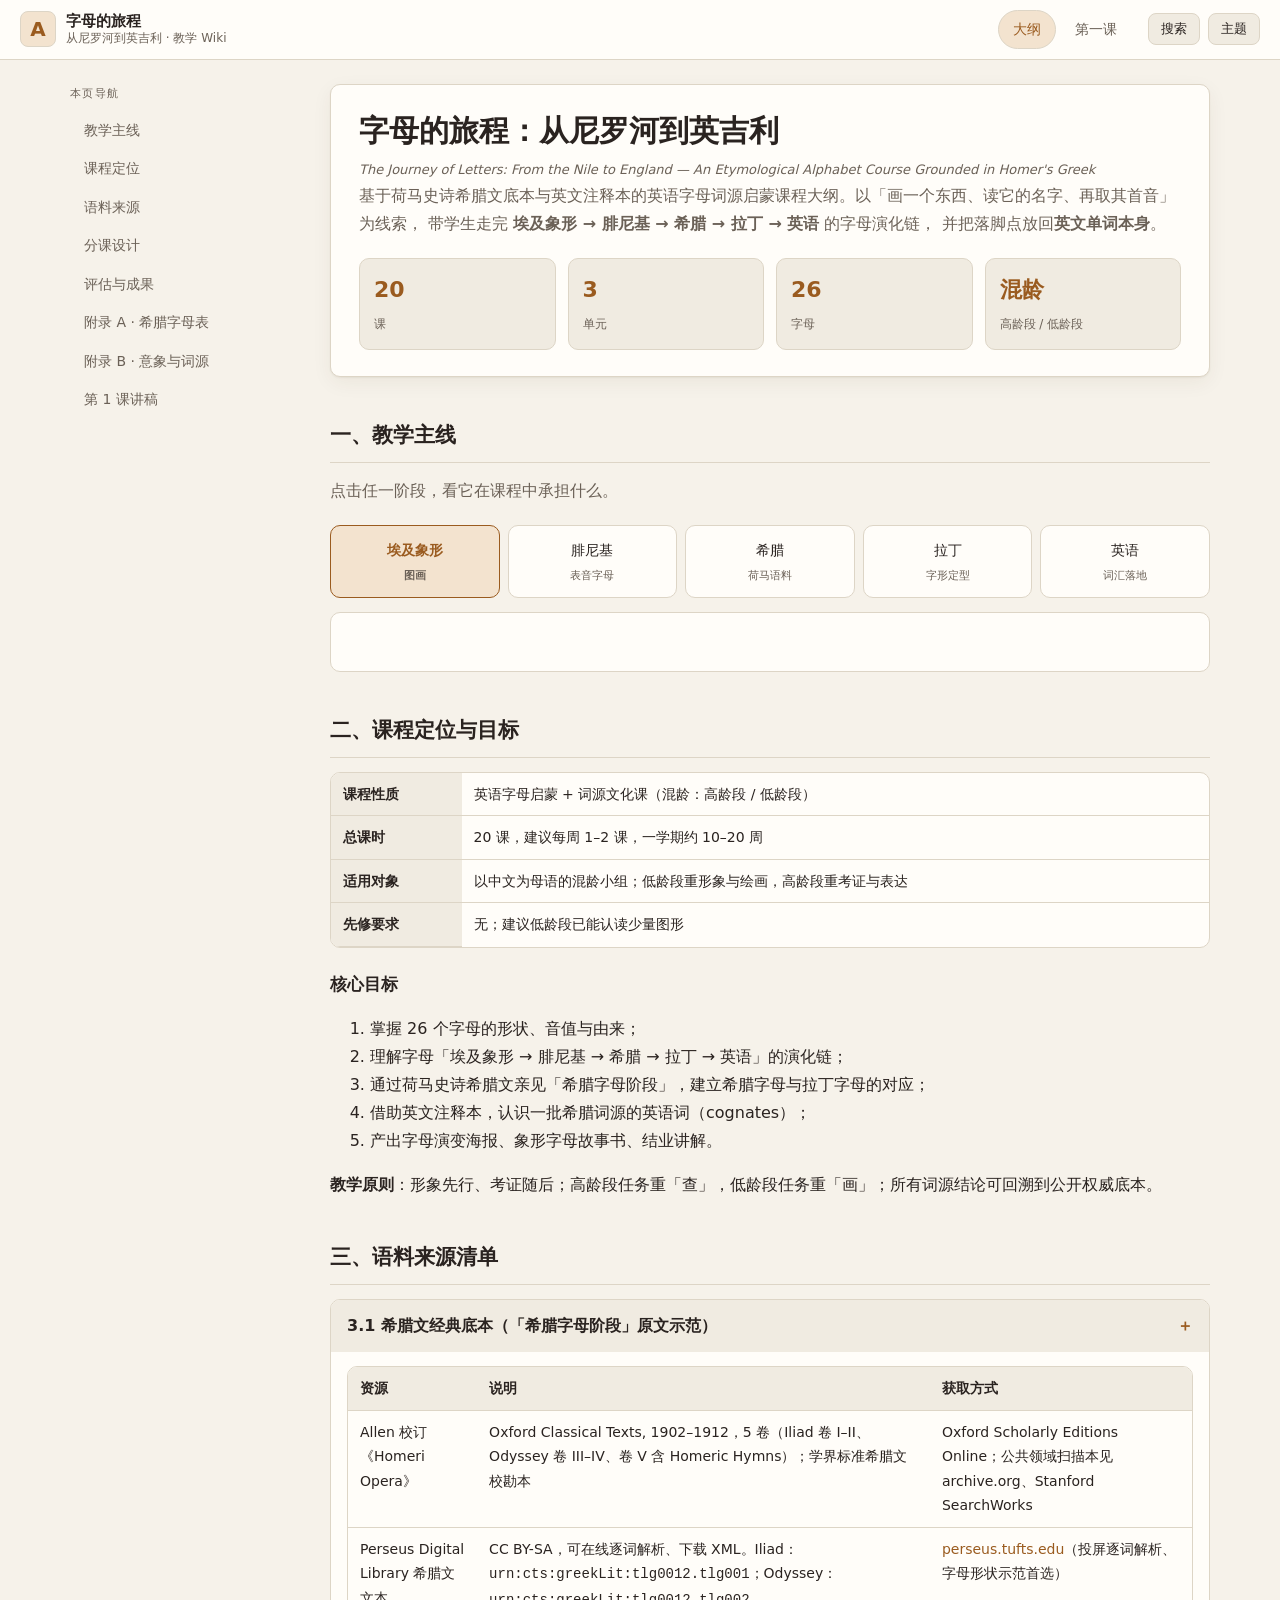
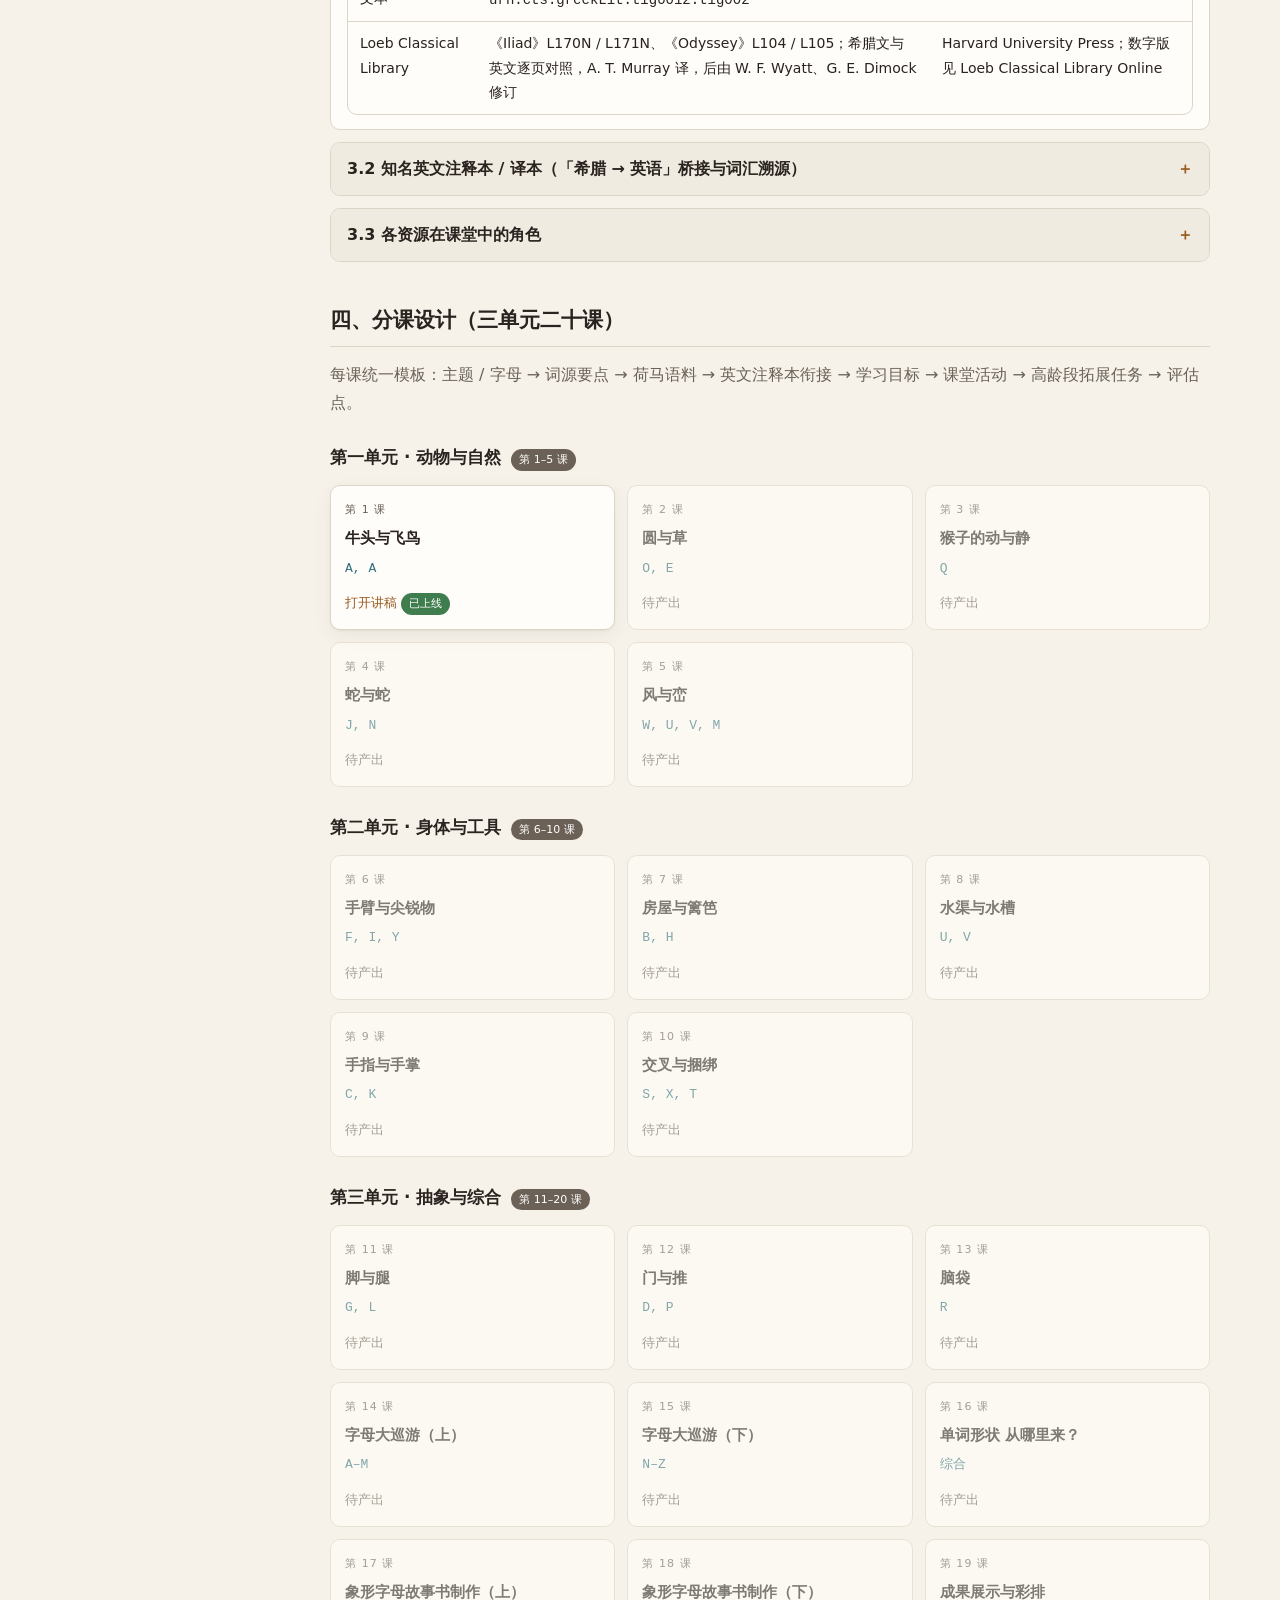
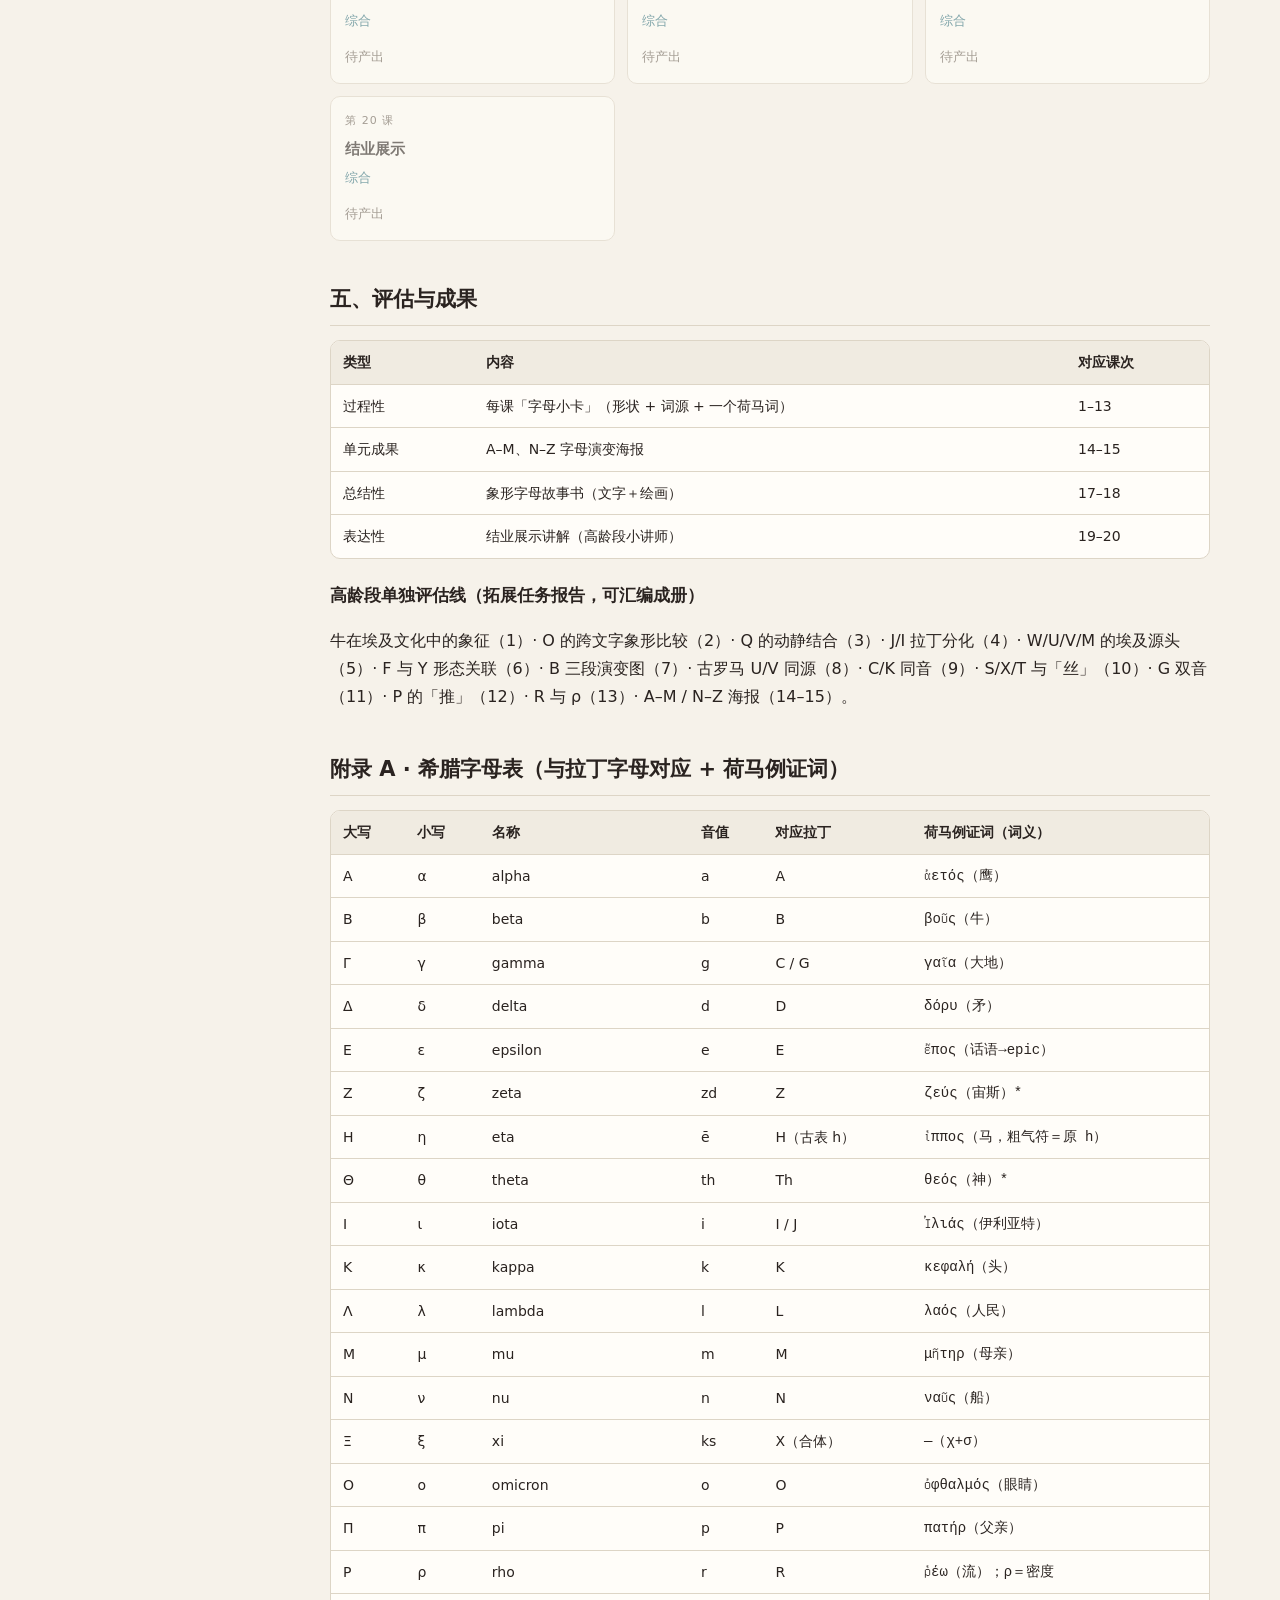
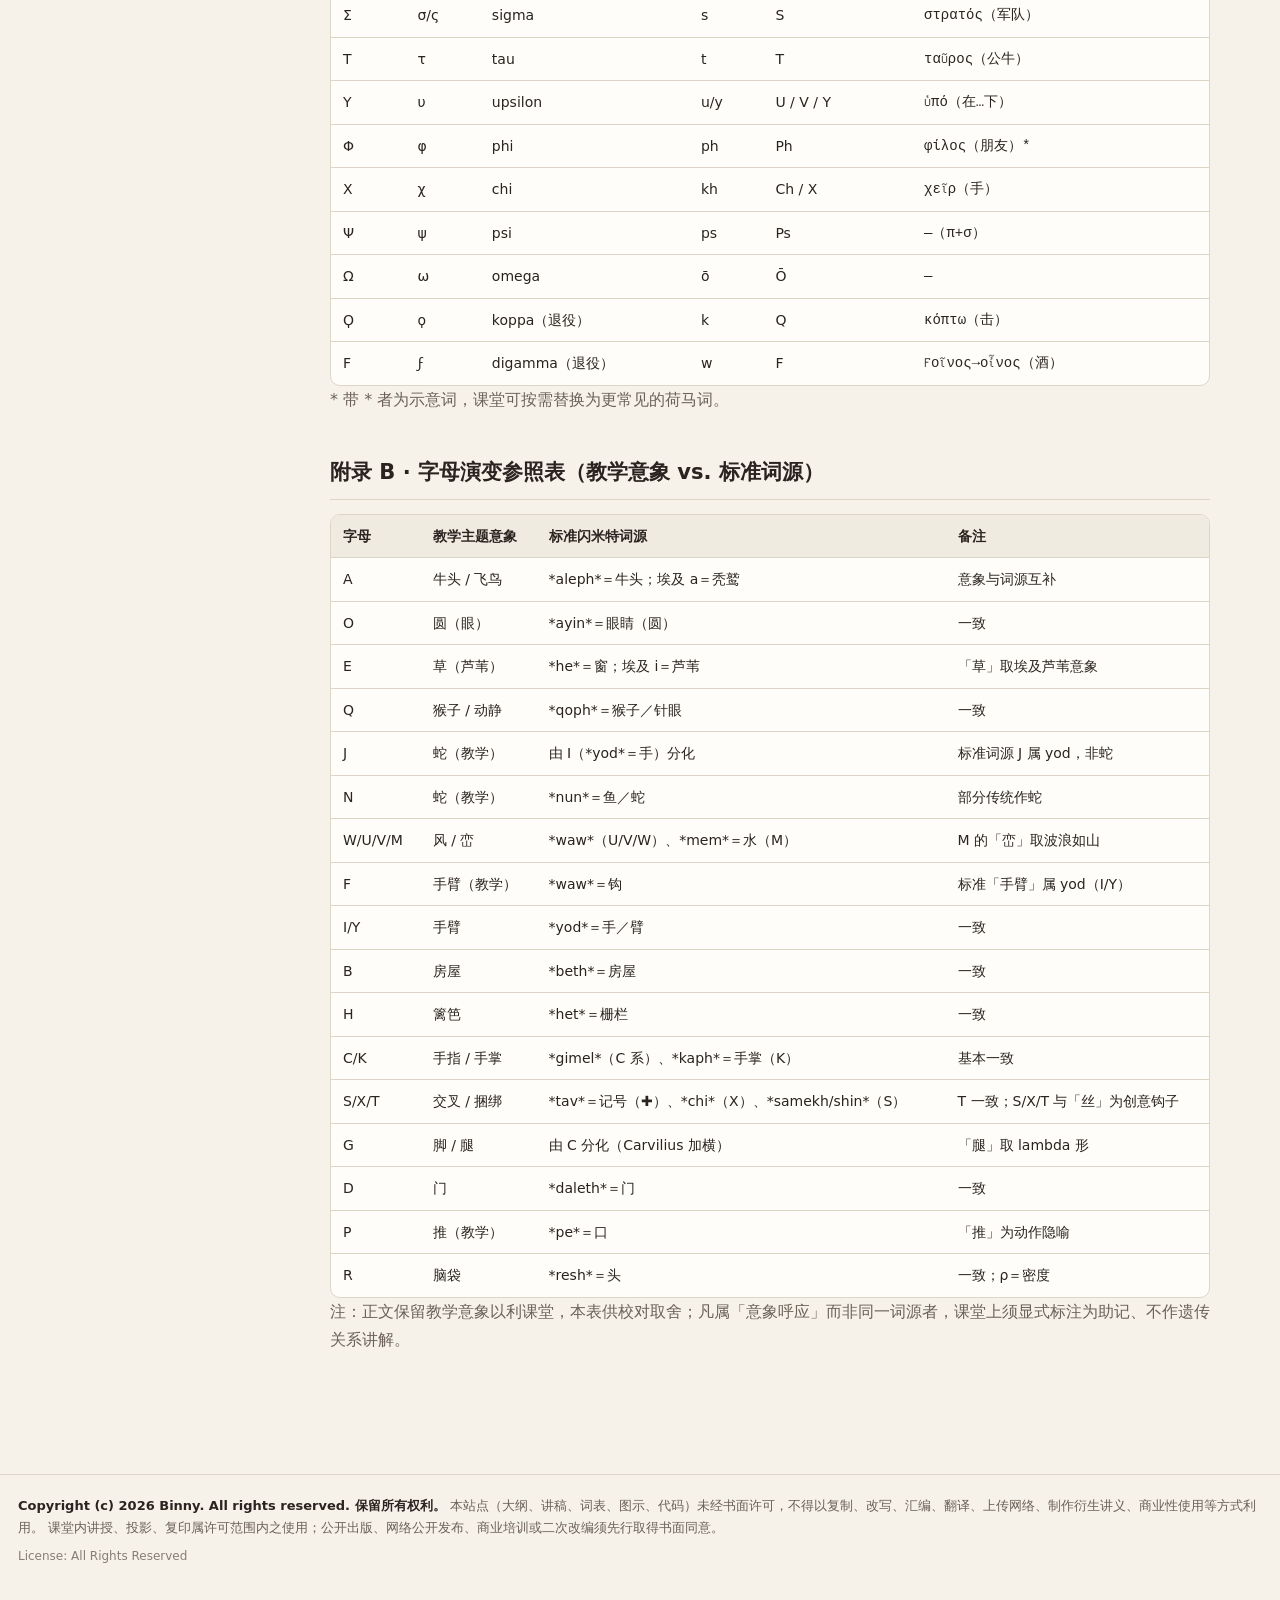
<file: index.html>
<!DOCTYPE html>
<html lang="zh-CN">
<head>
<meta charset="UTF-8">
<meta name="viewport" content="width=device-width, initial-scale=1">
<title>字母的旅程：从尼罗河到英吉利 · 教学 Wiki</title>
<meta name="description" content="基于荷马史诗希腊文底本与英文注释本的英语字母词源启蒙课程大纲——三单元二十课">
<link rel="stylesheet" href="assets/css/wiki.css">
</head>
<body>

<header class="site-header">
  <div class="brand">
    <span class="brand-mark">Α</span>
    <div class="brand-text">
      <strong>字母的旅程</strong>
      <span>从尼罗河到英吉利 · 教学 Wiki</span>
    </div>
  </div>
  <nav class="top-nav">
    <a href="index.html" class="active">大纲</a>
    <a href="lesson-01.html">第一课</a>
  </nav>
  <div class="header-actions">
    <button id="search-toggle" class="icon-btn" title="搜索课次">搜索</button>
    <button id="theme-toggle" class="icon-btn" title="切换明暗主题">主题</button>
  </div>
</header>

<div id="search-bar" class="search-bar" hidden>
  <input type="search" id="site-search" placeholder="搜索课次、主题或字母（如「牛」「O」「海报」）…">
  <span id="search-count"></span>
</div>

<div class="layout">

  <aside class="sidebar">
    <p class="side-title">本页导航</p>
    <ul>
      <li><a href="#chain">教学主线</a></li>
      <li><a href="#goal">课程定位</a></li>
      <li><a href="#source">语料来源</a></li>
      <li><a href="#lessons">分课设计</a></li>
      <li><a href="#eval">评估与成果</a></li>
      <li><a href="#appendix-a">附录 A · 希腊字母表</a></li>
      <li><a href="#appendix-b">附录 B · 意象与词源</a></li>
      <li><a href="lesson-01.html">第 1 课讲稿</a></li>
    </ul>
  </aside>

  <main class="content">

    <section>
      <div class="hero">
        <h1>字母的旅程：从尼罗河到英吉利</h1>
        <div class="en">The Journey of Letters: From the Nile to England — An Etymological Alphabet Course Grounded in Homer's Greek</div>
        <p class="lead">
          基于荷马史诗希腊文底本与英文注释本的英语字母词源启蒙课程大纲。以「画一个东西、读它的名字、再取其首音」为线索，
          带学生走完 <strong>埃及象形 → 腓尼基 → 希腊 → 拉丁 → 英语</strong> 的字母演化链，
          并把落脚点放回<strong>英文单词本身</strong>。
        </p>
        <div class="stats">
          <div class="stat"><b>20</b><span>课</span></div>
          <div class="stat"><b>3</b><span>单元</span></div>
          <div class="stat"><b>26</b><span>字母</span></div>
          <div class="stat"><b>混龄</b><span>高龄段 / 低龄段</span></div>
        </div>
      </div>
    </section>

    <section id="chain">
      <h2>一、教学主线</h2>
      <p class="lead">点击任一阶段，看它在课程中承担什么。</p>
      <div class="chain">
        <div class="chain-step" data-detail="图画（象形）阶段：用一幅画表示一个词的意思，如牛头、飞鸟、眼睛。课程由这一阶段的「图画原型」讲起，并明确：图画只是当初提示读音的意象，不是字母本身的含义。">
          <span>埃及象形</span><small>图画</small>
        </div>
        <div class="chain-step" data-detail="腓尼基阶段：抽象为「一个图形 = 一个声音」，每个字母仍带一个具象含义（aleph＝牛头、ayin＝眼睛）。这是字母真正诞生的标志——从表意走向表音。">
          <span>腓尼基</span><small>表音字母</small>
        </div>
        <div class="chain-step" data-detail="希腊阶段：借用腓尼基字形，补出元音，形成 alpha、beta…… 荷马史诗正用这套字母写就，是本课程的原文语料来源，用于亲见 α↔A 的形音对应。">
          <span>希腊</span><small>荷马语料</small>
        </div>
        <div class="chain-step" data-detail="拉丁阶段：罗马人改造字形定下今天的 A/B/C……，并分化出 G、J、U 等字母，字母表基本定型。">
          <span>拉丁</span><small>字形定型</small>
        </div>
        <div class="chain-step" data-detail="英语阶段：字母落地为英语的工具——记住形状、推读音、拆词根。课程的所有词汇都收「本字母词」，字母史最终服务于学英语。">
          <span>英语</span><small>词汇落地</small>
        </div>
      </div>
      <div id="chain-detail" class="chain-detail"></div>
    </section>

    <section id="goal">
      <h2>二、课程定位与目标</h2>
      <div class="table-wrap">
        <table>
          <tbody>
            <tr><th>课程性质</th><td>英语字母启蒙 + 词源文化课（混龄：高龄段 / 低龄段）</td></tr>
            <tr><th>总课时</th><td>20 课，建议每周 1–2 课，一学期约 10–20 周</td></tr>
            <tr><th>适用对象</th><td>以中文为母语的混龄小组；低龄段重形象与绘画，高龄段重考证与表达</td></tr>
            <tr><th>先修要求</th><td>无；建议低龄段已能认读少量图形</td></tr>
          </tbody>
        </table>
      </div>
      <h3>核心目标</h3>
      <ol>
        <li>掌握 26 个字母的形状、音值与由来；</li>
        <li>理解字母「埃及象形 → 腓尼基 → 希腊 → 拉丁 → 英语」的演化链；</li>
        <li>通过荷马史诗希腊文亲见「希腊字母阶段」，建立希腊字母与拉丁字母的对应；</li>
        <li>借助英文注释本，认识一批希腊词源的英语词（cognates）；</li>
        <li>产出字母演变海报、象形字母故事书、结业讲解。</li>
      </ol>
      <p><strong>教学原则</strong>：形象先行、考证随后；高龄段任务重「查」，低龄段任务重「画」；所有词源结论可回溯到公开权威底本。</p>
    </section>

    <section id="source">
      <h2>三、语料来源清单</h2>

      <details class="acc" open>
        <summary>3.1 希腊文经典底本（「希腊字母阶段」原文示范）</summary>
        <div class="acc-body">
          <div class="table-wrap">
            <table>
              <thead><tr><th>资源</th><th>说明</th><th>获取方式</th></tr></thead>
              <tbody>
                <tr>
                  <td>Allen 校订《Homeri Opera》</td>
                  <td>Oxford Classical Texts, 1902–1912，5 卷（Iliad 卷 I–II、Odyssey 卷 III–IV、卷 V 含 Homeric Hymns）；学界标准希腊文校勘本</td>
                  <td>Oxford Scholarly Editions Online；公共领域扫描本见 archive.org、Stanford SearchWorks</td>
                </tr>
                <tr>
                  <td>Perseus Digital Library 希腊文文本</td>
                  <td>CC BY-SA，可在线逐词解析、下载 XML。Iliad：<span class="gr">urn:cts:greekLit:tlg0012.tlg001</span>；Odyssey：<span class="gr">urn:cts:greekLit:tlg0012.tlg002</span></td>
                  <td><a href="https://www.perseus.tufts.edu" target="_blank" rel="noopener">perseus.tufts.edu</a>（投屏逐词解析、字母形状示范首选）</td>
                </tr>
                <tr>
                  <td>Loeb Classical Library</td>
                  <td>《Iliad》L170N / L171N、《Odyssey》L104 / L105；希腊文与英文逐页对照，A. T. Murray 译，后由 W. F. Wyatt、G. E. Dimock 修订</td>
                  <td>Harvard University Press；数字版见 Loeb Classical Library Online</td>
                </tr>
              </tbody>
            </table>
          </div>
        </div>
      </details>

      <details class="acc">
        <summary>3.2 知名英文注释本 / 译本（「希腊 → 英语」桥接与词汇溯源）</summary>
        <div class="acc-body">
          <div class="table-wrap">
            <table>
              <thead><tr><th>资源</th><th>特点与适用</th><th>出版社 / 年</th></tr></thead>
              <tbody>
                <tr><td>Richmond Lattimore</td><td>最贴近希腊原文节奏与措辞，保留公式化重复；高龄段精读首选</td><td>University of Chicago Press（Iliad 1951 / Odyssey 1965）</td></tr>
                <tr><td>Robert Fagles（注：Bernard Knox）</td><td>叙事性强、大学常用，适合朗读与故事化教学</td><td>Viking / Penguin（Iliad 1990 / Odyssey 1996）</td></tr>
                <tr><td>Emily Wilson</td><td>首部女性英译，清晰准确，适合初次共读</td><td>W. W. Norton（Odyssey 2017 / Iliad 2023）</td></tr>
                <tr><td>Peter Green</td><td>注释最详尽，逐行技术注解，高龄段深读</td><td>University of California Press（Iliad 2015 / Odyssey 2018）</td></tr>
                <tr><td>G. S. Kirk 等编《The Iliad: A Commentary》</td><td>分卷注释，词汇与神话出处详尽</td><td>Cambridge, 6 卷, 1985–1993</td></tr>
                <tr><td>A. Heubeck 等编《A Commentary on Homer's Odyssey》</td><td>奥德赛专书注释</td><td>Cambridge, 3 卷, 1988–1992</td></tr>
                <tr><td>《The Cambridge Companion to Homer》</td><td>背景与方法的概论，教师备课</td><td>Cambridge</td></tr>
              </tbody>
            </table>
          </div>
        </div>
      </details>

      <details class="acc">
        <summary>3.3 各资源在课堂中的角色</summary>
        <div class="acc-body">
          <div class="table-wrap">
            <table>
              <thead><tr><th>资源</th><th>课堂角色</th></tr></thead>
              <tbody>
                <tr><td>Perseus 希腊文</td><td>投屏逐词解析、字母形状示范、低龄段「在荷马里找字母」游戏</td></tr>
                <tr><td>OCT（Allen）</td><td>教师底本；高龄段校勘与引用规范</td></tr>
                <tr><td>Loeb</td><td>希腊文 + 英译对照，词源对照与跟读</td></tr>
                <tr><td>Lattimore</td><td>高龄段精读、体会公式化语言</td></tr>
                <tr><td>Fagles</td><td>课堂朗读、故事化叙述</td></tr>
                <tr><td>Wilson</td><td>初次共读、清晰准确</td></tr>
                <tr><td>Green / Kirk / Heubeck</td><td>词汇与神话出处查证（直接支撑高龄段拓展任务）</td></tr>
                <tr><td>Cambridge Companion</td><td>教师备课背景</td></tr>
              </tbody>
            </table>
          </div>
        </div>
      </details>
    </section>

    <section id="lessons">
      <h2>四、分课设计（三单元二十课）</h2>
      <p class="lead">每课统一模板：主题 / 字母 → 词源要点 → 荷马语料 → 英文注释本衔接 → 学习目标 → 课堂活动 → 高龄段拓展任务 → 评估点。</p>

      <div class="unit-head">
        <h3>第一单元 · 动物与自然</h3>
        <span class="chip todo">第 1–5 课</span>
      </div>
      <div class="lesson-grid">
        <div class="lesson-card ready" data-search="第1课 1 牛头与飞鸟 A alpha aleph 牛 鸟 鹰 aetos">
          <div class="no">第 1 课</div>
          <div class="ttl">牛头与飞鸟</div>
          <div class="ltr">A, A</div>
          <div class="act"><a href="lesson-01.html">打开讲稿 <span class="chip">已上线</span></a></div>
        </div>
        <div class="lesson-card locked" data-search="第2课 2 圆与草 O E 眼睛 ayin 芦苇 he epic ophthalmos">
          <div class="no">第 2 课</div>
          <div class="ttl">圆与草</div>
          <div class="ltr">O, E</div>
          <div class="act">待产出</div>
        </div>
        <div class="lesson-card locked" data-search="第3课 3 猴子的动与静 Q 圈 尾巴 qoph 猴子 koppa">
          <div class="no">第 3 课</div>
          <div class="ttl">猴子的动与静</div>
          <div class="ltr">Q</div>
          <div class="act">待产出</div>
        </div>
        <div class="lesson-card locked" data-search="第4课 4 蛇与蛇 J N 分化 yod nun 鱼 蛇">
          <div class="no">第 4 课</div>
          <div class="ttl">蛇与蛇</div>
          <div class="ltr">J, N</div>
          <div class="act">待产出</div>
        </div>
        <div class="lesson-card locked" data-search="第5课 5 风与峦 W U V M 波浪 mem 水 digamma">
          <div class="no">第 5 课</div>
          <div class="ttl">风与峦</div>
          <div class="ltr">W, U, V, M</div>
          <div class="act">待产出</div>
        </div>
      </div>

      <div class="unit-head">
        <h3>第二单元 · 身体与工具</h3>
        <span class="chip todo">第 6–10 课</span>
      </div>
      <div class="lesson-grid">
        <div class="lesson-card locked" data-search="第6课 6 手臂与尖锐物 F I Y waw digamma 钩 oinos 酒">
          <div class="no">第 6 课</div>
          <div class="ttl">手臂与尖锐物</div>
          <div class="ltr">F, I, Y</div>
          <div class="act">待产出</div>
        </div>
        <div class="lesson-card locked" data-search="第7课 7 房屋与篱笆 B H beth 房 het 篱笆 马 Hippo">
          <div class="no">第 7 课</div>
          <div class="ttl">房屋与篱笆</div>
          <div class="ltr">B, H</div>
          <div class="act">待产出</div>
        </div>
        <div class="lesson-card locked" data-search="第8课 8 水渠与水槽 U V waw upsilon 水 hydor">
          <div class="no">第 8 课</div>
          <div class="ttl">水渠与水槽</div>
          <div class="ltr">U, V</div>
          <div class="act">待产出</div>
        </div>
        <div class="lesson-card locked" data-search="第9课 9 手指与手掌 C K gimel 骆驼 kaph 掌 kephale">
          <div class="no">第 9 课</div>
          <div class="ttl">手指与手掌</div>
          <div class="ltr">C, K</div>
          <div class="act">待产出</div>
        </div>
        <div class="lesson-card locked" data-search="第10课 10 交叉与捆绑 S X T tav 记号 chi 手 Samekh 丝">
          <div class="no">第 10 课</div>
          <div class="ttl">交叉与捆绑</div>
          <div class="ltr">S, X, T</div>
          <div class="act">待产出</div>
        </div>
      </div>

      <div class="unit-head">
        <h3>第三单元 · 抽象与综合</h3>
        <span class="chip todo">第 11–20 课</span>
      </div>
      <div class="lesson-grid">
        <div class="lesson-card locked" data-search="第11课 11 脚与腿 G L 分化 lamed 杖 laos">
          <div class="no">第 11 课</div>
          <div class="ttl">脚与腿</div>
          <div class="ltr">G, L</div>
          <div class="act">待产出</div>
        </div>
        <div class="lesson-card locked" data-search="第12课 12 门与推 D P daleth 门 pe 口 推">
          <div class="no">第 12 课</div>
          <div class="ttl">门与推</div>
          <div class="ltr">D, P</div>
          <div class="act">待产出</div>
        </div>
        <div class="lesson-card locked" data-search="第13课 13 脑袋 R resh 头 rho 密度 rhythm">
          <div class="no">第 13 课</div>
          <div class="ttl">脑袋</div>
          <div class="ltr">R</div>
          <div class="act">待产出</div>
        </div>
        <div class="lesson-card locked" data-search="第14课 14 字母大巡游上 A M 海报 A-M">
          <div class="no">第 14 课</div>
          <div class="ttl">字母大巡游（上）</div>
          <div class="ltr">A–M</div>
          <div class="act">待产出</div>
        </div>
        <div class="lesson-card locked" data-search="第15课 15 字母大巡游下 N Z 海报 N-Z 退役字母">
          <div class="no">第 15 课</div>
          <div class="ttl">字母大巡游（下）</div>
          <div class="ltr">N–Z</div>
          <div class="act">待产出</div>
        </div>
        <div class="lesson-card locked" data-search="第16课 16 单词形状从哪里来 综合 词根 story">
          <div class="no">第 16 课</div>
          <div class="ttl">单词形状 从哪里来？</div>
          <div class="ltr">综合</div>
          <div class="act">待产出</div>
        </div>
        <div class="lesson-card locked" data-search="第17课 17 象形字母故事书制作上 综合 分工">
          <div class="no">第 17 课</div>
          <div class="ttl">象形字母故事书制作（上）</div>
          <div class="ltr">综合</div>
          <div class="act">待产出</div>
        </div>
        <div class="lesson-card locked" data-search="第18课 18 象形字母故事书制作下 综合 成稿">
          <div class="no">第 18 课</div>
          <div class="ttl">象形字母故事书制作（下）</div>
          <div class="ltr">综合</div>
          <div class="act">待产出</div>
        </div>
        <div class="lesson-card locked" data-search="第19课 19 成果展示与彩排 综合 排练">
          <div class="no">第 19 课</div>
          <div class="ttl">成果展示与彩排</div>
          <div class="ltr">综合</div>
          <div class="act">待产出</div>
        </div>
        <div class="lesson-card locked" data-search="第20课 20 结业展示 综合 小讲师">
          <div class="no">第 20 课</div>
          <div class="ttl">结业展示</div>
          <div class="ltr">综合</div>
          <div class="act">待产出</div>
        </div>
      </div>
    </section>

    <section id="eval">
      <h2>五、评估与成果</h2>
      <div class="table-wrap">
        <table>
          <thead><tr><th>类型</th><th>内容</th><th>对应课次</th></tr></thead>
          <tbody>
            <tr><td>过程性</td><td>每课「字母小卡」（形状 + 词源 + 一个荷马词）</td><td>1–13</td></tr>
            <tr><td>单元成果</td><td>A–M、N–Z 字母演变海报</td><td>14–15</td></tr>
            <tr><td>总结性</td><td>象形字母故事书（文字＋绘画）</td><td>17–18</td></tr>
            <tr><td>表达性</td><td>结业展示讲解（高龄段小讲师）</td><td>19–20</td></tr>
          </tbody>
        </table>
      </div>
      <h3>高龄段单独评估线（拓展任务报告，可汇编成册）</h3>
      <p>
        牛在埃及文化中的象征（1）· O 的跨文字象形比较（2）· Q 的动静结合（3）· J/I 拉丁分化（4）· W/U/V/M 的埃及源头（5）·
        F 与 Y 形态关联（6）· B 三段演变图（7）· 古罗马 U/V 同源（8）· C/K 同音（9）· S/X/T 与「丝」（10）· G 双音（11）·
        P 的「推」（12）· R 与 ρ（13）· A–M / N–Z 海报（14–15）。
      </p>
    </section>

    <section id="appendix-a">
      <h2>附录 A · 希腊字母表（与拉丁字母对应 + 荷马例证词）</h2>
      <div class="table-wrap">
        <table>
          <thead>
            <tr><th>大写</th><th>小写</th><th>名称</th><th>音值</th><th>对应拉丁</th><th>荷马例证词（词义）</th></tr>
          </thead>
          <tbody>
            <tr><td>Α</td><td>α</td><td>alpha</td><td>a</td><td>A</td><td class="gr">ἀετός（鹰）</td></tr>
            <tr><td>Β</td><td>β</td><td>beta</td><td>b</td><td>B</td><td class="gr">βοῦς（牛）</td></tr>
            <tr><td>Γ</td><td>γ</td><td>gamma</td><td>g</td><td>C / G</td><td class="gr">γαῖα（大地）</td></tr>
            <tr><td>Δ</td><td>δ</td><td>delta</td><td>d</td><td>D</td><td class="gr">δόρυ（矛）</td></tr>
            <tr><td>Ε</td><td>ε</td><td>epsilon</td><td>e</td><td>E</td><td class="gr">ἔπος（话语→epic）</td></tr>
            <tr><td>Ζ</td><td>ζ</td><td>zeta</td><td>zd</td><td>Z</td><td class="gr">ζεύς（宙斯）*</td></tr>
            <tr><td>Η</td><td>η</td><td>eta</td><td>ē</td><td>H（古表 h）</td><td class="gr">ἱππος（马，粗气符＝原 h）</td></tr>
            <tr><td>Θ</td><td>θ</td><td>theta</td><td>th</td><td>Th</td><td class="gr">θεός（神）*</td></tr>
            <tr><td>Ι</td><td>ι</td><td>iota</td><td>i</td><td>I / J</td><td class="gr">Ἰλιάς（伊利亚特）</td></tr>
            <tr><td>Κ</td><td>κ</td><td>kappa</td><td>k</td><td>K</td><td class="gr">κεφαλή（头）</td></tr>
            <tr><td>Λ</td><td>λ</td><td>lambda</td><td>l</td><td>L</td><td class="gr">λαός（人民）</td></tr>
            <tr><td>Μ</td><td>μ</td><td>mu</td><td>m</td><td>M</td><td class="gr">μῆτηρ（母亲）</td></tr>
            <tr><td>Ν</td><td>ν</td><td>nu</td><td>n</td><td>N</td><td class="gr">ναῦς（船）</td></tr>
            <tr><td>Ξ</td><td>ξ</td><td>xi</td><td>ks</td><td>X（合体）</td><td class="gr">—（χ+σ）</td></tr>
            <tr><td>Ο</td><td>ο</td><td>omicron</td><td>o</td><td>O</td><td class="gr">ὀφθαλμός（眼睛）</td></tr>
            <tr><td>Π</td><td>π</td><td>pi</td><td>p</td><td>P</td><td class="gr">πατήρ（父亲）</td></tr>
            <tr><td>Ρ</td><td>ρ</td><td>rho</td><td>r</td><td>R</td><td class="gr">ῥέω（流）；ρ＝密度</td></tr>
            <tr><td>Σ</td><td>σ/ς</td><td>sigma</td><td>s</td><td>S</td><td class="gr">στρατός（军队）</td></tr>
            <tr><td>Τ</td><td>τ</td><td>tau</td><td>t</td><td>T</td><td class="gr">ταῦρος（公牛）</td></tr>
            <tr><td>Υ</td><td>υ</td><td>upsilon</td><td>u/y</td><td>U / V / Y</td><td class="gr">ὑπό（在…下）</td></tr>
            <tr><td>Φ</td><td>φ</td><td>phi</td><td>ph</td><td>Ph</td><td class="gr">φίλος（朋友）*</td></tr>
            <tr><td>Χ</td><td>χ</td><td>chi</td><td>kh</td><td>Ch / X</td><td class="gr">χεῖρ（手）</td></tr>
            <tr><td>Ψ</td><td>ψ</td><td>psi</td><td>ps</td><td>Ps</td><td class="gr">—（π+σ）</td></tr>
            <tr><td>Ω</td><td>ω</td><td>omega</td><td>ō</td><td>Ō</td><td class="gr">—</td></tr>
            <tr><td>Ϙ</td><td>ϙ</td><td>koppa（退役）</td><td>k</td><td>Q</td><td class="gr">κόπτω（击）</td></tr>
            <tr><td>Ϝ</td><td>ϝ</td><td>digamma（退役）</td><td>w</td><td>F</td><td class="gr">Ϝοῖνος→οἶνος（酒）</td></tr>
          </tbody>
        </table>
      </div>
      <p class="lead">* 带 * 者为示意词，课堂可按需替换为更常见的荷马词。</p>
    </section>

    <section id="appendix-b">
      <h2>附录 B · 字母演变参照表（教学意象 vs. 标准词源）</h2>
      <div class="table-wrap">
        <table>
          <thead><tr><th>字母</th><th>教学主题意象</th><th>标准闪米特词源</th><th>备注</th></tr></thead>
          <tbody>
            <tr><td>A</td><td>牛头 / 飞鸟</td><td>*aleph*＝牛头；埃及 a＝秃鹫</td><td>意象与词源互补</td></tr>
            <tr><td>O</td><td>圆（眼）</td><td>*ayin*＝眼睛（圆）</td><td>一致</td></tr>
            <tr><td>E</td><td>草（芦苇）</td><td>*he*＝窗；埃及 i＝芦苇</td><td>「草」取埃及芦苇意象</td></tr>
            <tr><td>Q</td><td>猴子 / 动静</td><td>*qoph*＝猴子／针眼</td><td>一致</td></tr>
            <tr><td>J</td><td>蛇（教学）</td><td>由 I（*yod*＝手）分化</td><td>标准词源 J 属 yod，非蛇</td></tr>
            <tr><td>N</td><td>蛇（教学）</td><td>*nun*＝鱼／蛇</td><td>部分传统作蛇</td></tr>
            <tr><td>W/U/V/M</td><td>风 / 峦</td><td>*waw*（U/V/W）、*mem*＝水（M）</td><td>M 的「峦」取波浪如山</td></tr>
            <tr><td>F</td><td>手臂（教学）</td><td>*waw*＝钩</td><td>标准「手臂」属 yod（I/Y）</td></tr>
            <tr><td>I/Y</td><td>手臂</td><td>*yod*＝手／臂</td><td>一致</td></tr>
            <tr><td>B</td><td>房屋</td><td>*beth*＝房屋</td><td>一致</td></tr>
            <tr><td>H</td><td>篱笆</td><td>*het*＝栅栏</td><td>一致</td></tr>
            <tr><td>C/K</td><td>手指 / 手掌</td><td>*gimel*（C 系）、*kaph*＝手掌（K）</td><td>基本一致</td></tr>
            <tr><td>S/X/T</td><td>交叉 / 捆绑</td><td>*tav*＝记号（✚）、*chi*（X）、*samekh/shin*（S）</td><td>T 一致；S/X/T 与「丝」为创意钩子</td></tr>
            <tr><td>G</td><td>脚 / 腿</td><td>由 C 分化（Carvilius 加横）</td><td>「腿」取 lambda 形</td></tr>
            <tr><td>D</td><td>门</td><td>*daleth*＝门</td><td>一致</td></tr>
            <tr><td>P</td><td>推（教学）</td><td>*pe*＝口</td><td>「推」为动作隐喻</td></tr>
            <tr><td>R</td><td>脑袋</td><td>*resh*＝头</td><td>一致；ρ＝密度</td></tr>
          </tbody>
        </table>
      </div>
      <p class="lead">注：正文保留教学意象以利课堂，本表供校对取舍；凡属「意象呼应」而非同一词源者，课堂上须显式标注为助记、不作遗传关系讲解。</p>
    </section>

  </main>
</div>

<footer class="site-foot">
  <p><strong>Copyright (c) 2026 Binny. All rights reserved. 保留所有权利。</strong>
  本站点（大纲、讲稿、词表、图示、代码）未经书面许可，不得以复制、改写、汇编、翻译、上传网络、制作衍生讲义、商业性使用等方式利用。
  课堂内讲授、投影、复印属许可范围内之使用；公开出版、网络公开发布、商业培训或二次改编须先行取得书面同意。</p>
  <p class="foot-meta">License: All Rights Reserved</p>
</footer>

<script src="assets/js/wiki.js"></script>
</body>
</html>
</file>
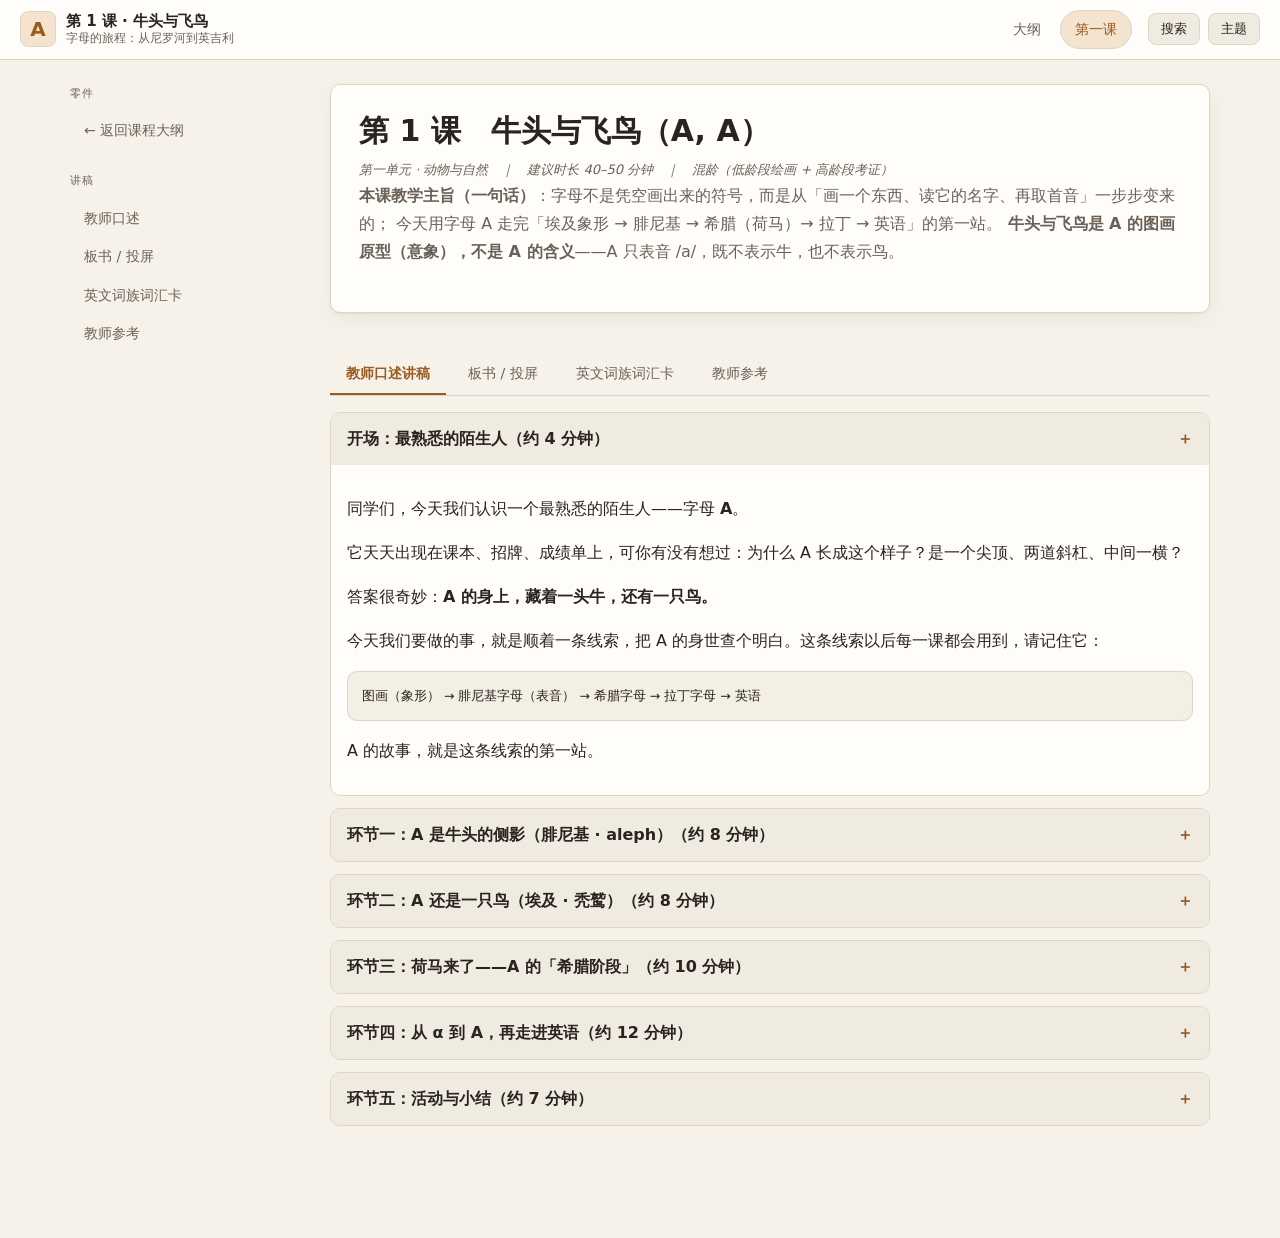
<file: lesson-01.html>
<!DOCTYPE html>
<html lang="zh-CN">
<head>
<meta charset="UTF-8">
<meta name="viewport" content="width=device-width, initial-scale=1">
<title>第 1 课 牛头与飞鸟（A, A）· 字母的旅程</title>
<meta name="description" content="第一课讲稿：字母 A 的牛头与飞鸟图画原型，荷马希腊语料示例，六个英文 A 词族词汇卡">
<link rel="stylesheet" href="assets/css/wiki.css">
</head>
<body>

<header class="site-header">
  <div class="brand">
    <span class="brand-mark">A</span>
    <div class="brand-text">
      <strong>第 1 课 · 牛头与飞鸟</strong>
      <span>字母的旅程：从尼罗河到英吉利</span>
    </div>
  </div>
  <nav class="top-nav">
    <a href="index.html">大纲</a>
    <a href="lesson-01.html" class="active">第一课</a>
  </nav>
  <div class="header-actions">
    <button id="search-toggle" class="icon-btn" title="在本页搜索课次">搜索</button>
    <button id="theme-toggle" class="icon-btn" title="切换明暗主题">主题</button>
  </div>
</header>

<div id="search-bar" class="search-bar" hidden>
  <input type="search" id="site-search" placeholder="搜索课次、主题或字母（如「牛」「海报表」）…">
  <span id="search-count"></span>
</div>

<div class="layout">

  <aside class="sidebar">
    <p class="side-title">零件</p>
    <ul>
      <li><a href="index.html">← 返回课程大纲</a></li>
    </ul>
    <p class="side-title">讲稿</p>
    <ul>
      <li><a href="#oral">教师口述</a></li>
      <li><a href="#board">板书 / 投屏</a></li>
      <li><a href="#vocab">英文词族词汇卡</a></li>
      <li><a href="#teacher">教师参考</a></li>
    </ul>
  </aside>

  <main class="content">

    <section>
      <div class="hero">
        <h1>第 1 课　牛头与飞鸟（A, A）</h1>
        <div class="en">第一单元 · 动物与自然　｜　建议时长 40–50 分钟　｜　混龄（低龄段绘画 + 高龄段考证）</div>
        <p class="lead">
          <strong>本课教学主旨（一句话）</strong>：字母不是凭空画出来的符号，而是从「画一个东西、读它的名字、再取首音」一步步变来的；
          今天用字母 A 走完「埃及象形 → 腓尼基 → 希腊（荷马）→ 拉丁 → 英语」的第一站。
          <strong>牛头与飞鸟是 A 的图画原型（意象），不是 A 的含义</strong>——A 只表音 /a/，既不表示牛，也不表示鸟。
        </p>
      </div>
    </section>

    <section>
      <div class="tabs" data-tabs>
        <button class="tab on" data-tab="oral">教师口述讲稿</button>
        <button class="tab" data-tab="board">板书 / 投屏</button>
        <button class="tab" data-tab="vocab">英文词族词汇卡</button>
        <button class="tab" data-tab="teacher">教师参考</button>
      </div>

      <!-- 口述讲稿 -->
      <div class="panel" data-panel="oral" id="oral">

        <details class="acc" open>
          <summary>开场：最熟悉的陌生人（约 4 分钟）</summary>
          <div class="acc-body">
            <p>同学们，今天我们认识一个最熟悉的陌生人——字母 <strong>A</strong>。</p>
            <p>它天天出现在课本、招牌、成绩单上，可你有没有想过：为什么 A 长成这个样子？是一个尖顶、两道斜杠、中间一横？</p>
            <p>答案很奇妙：<strong>A 的身上，藏着一头牛，还有一只鸟。</strong></p>
            <p>今天我们要做的事，就是顺着一条线索，把 A 的身世查个明白。这条线索以后每一课都会用到，请记住它：</p>
            <div class="figure">图画（象形） → 腓尼基字母（表音） → 希腊字母 → 拉丁字母 → 英语</div>
            <p>A 的故事，就是这条线索的第一站。</p>
          </div>
        </details>

        <details class="acc">
          <summary>环节一：A 是牛头的侧影（腓尼基 · aleph）（约 8 分钟）</summary>
          <div class="acc-body">
            <p>大约在三千多年前，住在地中海东岸的腓尼基人，发明了一套「一个图形代表一个声音」的字母。</p>
            <p>他们的第一个字母，画的是——<strong>一头牛的头</strong>。</p>
            <p><strong>【教师操作】</strong>投屏展示：牛头的侧面剪影 → 逐渐抽象成腓尼基字母 <em>aleph</em>（看起来像一个斜着的牛头，带两只角）。</p>
            <p>腓尼基人给这个字母起名叫 <strong>aleph</strong>，意思就是「牛」。他们不把它当「牛」这个字用，而是借它来代表牛叫出来的第一个声音——「啊」（/a/）。</p>
            <p>这就是字母诞生的秘密第一步：<strong>先画一头牛，再读它的名字，最后只留下那个声音</strong>。牛的样子被忘掉了，声音留了下来。</p>
          </div>
        </details>

        <details class="acc">
          <summary>环节二：A 还是一只鸟（埃及 · 秃鹫）（约 8 分钟）</summary>
          <div class="acc-body">
            <p>奇怪的事来了：A 不只跟牛有关系，它还跟一只鸟有关系。</p>
            <p>在更早的埃及，人们用一种「圣书体」图画文字。表示「a」这个音的图画，画的不是牛，而是一只<strong>展翅的秃鹫</strong>（或者老鹰）。</p>
            <p><strong>【教师操作】</strong>投屏展示：埃及圣书体中的秃鹫（𓏤 一类的鸟形） → 它也是「a」的音。</p>
            <p>所以你看，<strong>A 有两个图画原型</strong>：一个在腓尼基是牛头，一个在埃及是飞鸟。两股水流，最后汇成了同一个字母 A。</p>
            <p>这正好对上了我们今天的课题名字——<strong>《牛头与飞鸟》</strong>。一个字母，牛和鸟的图案都藏在里面。</p>
            <div class="sect-note">不过要记住：<strong>牛和鸟是 A 的「图画原型」（当初用来提示 /a/ 音的图案），不是 A 的「意思」</strong>——A 只表音，不代表牛或鸟。下面看荷马时，这个区别很关键。</div>
          </div>
        </details>

        <details class="acc">
          <summary>环节三：荷马来了——A 的「希腊阶段」（约 10 分钟）</summary>
          <div class="acc-body">
            <p>故事还没完。腓尼基的字母后来传给了希腊人。希腊人把牛头（aleph）接过去，改了改样子，叫它 <strong>alpha（Α，α）</strong>，仍然发「啊」的音。从腓尼基的牛头，到希腊的 alpha，再到我们今天的 A——形状一路简化，声音一直没有变。</p>
            <div class="sect-note">先讲清一个容易混的点：<strong>牛头和飞鸟，都是字母 A 的「图画原型」（意象），不是 A 的「意思」。</strong>A 这个符号本身只代表一个声音「啊」（/a/），它既不表示「牛」，也不表示「鸟」。所谓牛头、飞鸟，是古人为方便记住 /a/ 这个音，就<strong>画一头牛、或画一只展翅的鸟</strong>来当记号；图形越画越简，成了今天的 A，而「牛」「鸟」只是当初提示声音的那张图画，早已不是 A 的含义。这一点要记牢——下面看荷马时就不会弄错。</div>
            <p>那么，荷马史诗跟 A 有什么关系？</p>
            <p>荷马写《伊利亚特》《奥德赛》时，用的正是这套从牛头变来的希腊字母。也就是说，<strong>我们今天读到的每一页荷马，都是用 A 的「曾祖父」——希腊字母 alpha——写成的。</strong>荷马史诗让我们亲见字母 A 的「希腊阶段」，看清 α 和我们的 A 本是同一个字母的两副面孔。</p>
            <p>举两个出自荷马的词，帮大家把「希腊字母」和「英文 A」对上号。要提醒一句：<strong>它们只是恰好也是「鹰」「牛」，和 A 的图画原型在「意象」上呼应；绝非 A 与它们之间有什么词形上的关联——A 不表示鹰，也不表示牛。</strong></p>
            <ul>
              <li>荷马写「鹰」「秃鹫」，希腊词是 <strong>ἀετός</strong>（aetós）。它的第一个字母正是 <strong>α（alpha）</strong>——和我们的 A 是同一个字母；在《伊利亚特》战场上，荷马好几次让鹰作为宙斯派来的征兆掠过联军头顶，最有名的一幕是鹰叼着蛇飞过（约卷八）。这只鹰开头是 alpha，正好提示我们：A 在希腊语里也排第一。但「鹰」这个词本身，和 A 的飞鸟图案只是意象相近，并无词形相连。</li>
              <li>荷马写「牛」「牛群」，希腊词是 <strong>βοῦς</strong>（boûs）。牛在荷马世界是财富的象征。注意它开头是 <strong>β</strong>，不是 α。字母 A 的牛头图案来自腓尼基 <em>aleph</em>（画牛头代 /a/ 音），A 本身不表示「牛」——只是当初那张「牛头图画」和荷马诗里的牛，都叫“牛”，在意象上碰巧重合，两件事并不相连。</li>
            </ul>
            <p><strong>【教师操作】</strong>投屏对照：α — ἀετός（鹰，开头是 alpha，即 A）；β — βοῦς（牛，开头是 beta，即 B）。明确告诉学生：字母的「图画原型」和「词语的意思」是两回事——A 的牛头是当初的图案，不是它的含义。</p>
          </div>
        </details>

        <details class="acc">
          <summary>环节四：从 α 到 A，再走进英语（约 12 分钟）</summary>
          <div class="acc-body">
            <p>希腊的 alpha（Α）传到最后一步——拉丁人（罗马人）把它变成了我们写的 <strong>A</strong>。声音还是「啊」，三千年没改。</p>
            <p>现在揭晓第一个彩蛋：<strong>我们天天说的「字母表 alphabet」，这个词本身就是希腊来的。</strong></p>
            <ul>
              <li><strong>alpha</strong> 是希腊第一个字母（就是我们的 A）；</li>
              <li><strong>beta</strong> 是希腊第二个字母（就是我们的 B）；</li>
              <li>把头两个拼起来：<strong>alpha + beta = alphabet（字母表）</strong>。</li>
            </ul>
            <p>所以当你背「ABC」时，其实在念希腊人的 alpha、beta、gamma。A 这个从牛头得名的字母（alpha＝第一），就藏在我们天天念的 alphabet 里。</p>
            <div class="sect-note">但是——<strong>光认得字母远远不够，这门课真正要你们带走的，是英语单词。</strong>字母的旅程，不是考古，而是帮你们记住、甚至猜出一大串英文词的「钩子」。今天 A 这条线，给我们牵出了六个「词族」。每个词族，都和 A 的某一段身世绑在一起。</div>

            <h4>词族一 · 字母之名（alpha ＝ 第一）</h4>
            <p>除了 alphabet，alpha 还活在不少词里表示「第一、开头」：</p>
            <ul>
              <li><strong>alphabetical</strong>（按字母顺序的）："Please put the books in alphabetical order."</li>
              <li><strong>alphabetize</strong>（把……按字母排列）："The clerk alphabetized the files."</li>
              <li><strong>alpha</strong>（希腊首字母；首要的）："The alpha wolf leads the whole pack."</li>
            </ul>
            <p>拆给你们看：这两个词里都藏着 alpha 这半个词——它一出现，就是在说「按 A 打头的顺序排」。因为 A 正是排第一的牛头字母，所以「字母顺序」天然从 A 开始。</p>

            <h4>词族二 ·「无」与「非」（a- / an- ＝ 没有）</h4>
            <p>这是最有用的一族。希腊人把 alpha 当作「否定前缀」，意思是「没有、不」。后面跟辅音用 <strong>a-</strong>，跟元音用 <strong>an-</strong>：</p>
            <ul>
              <li><strong>atypical</strong>（非典型的）："His atypical idea solved the problem."</li>
              <li><strong>asymmetric</strong>（不对称的）："The asymmetric design looked modern."</li>
              <li><strong>anonymous</strong>（匿名的）："The gift came from an anonymous friend."</li>
              <li><strong>amoral</strong>（与道德无关的）："A storm is amoral — it harms without intent."</li>
              <li><strong>anaerobic</strong>（厌氧的）："Some bacteria live in anaerobic conditions."</li>
            </ul>
            <p>拆给你们看：词首那个 <strong>A，本身就是「没有」的意思</strong>。比如 atypical = a（没有）+ typical（典型）= 非典型；anonymous = an（没有）+ name（名字）= 匿名。所以 A 站在一个词的最前面时，常常是在「拿走」点什么——这正好呼应 A 是「第一个、打头阵」的字母。记住这条规则，你以后看到 a-/an- 开头的长词，先猜它「缺了点什么」。</p>

            <h4>插叙 · 牛为什么给 A 起名（aleph ＝ 牛头）</h4>
            <p>先说清一件事：腓尼基人把「牛头」排成第一个字母，叫它 <strong>aleph（牛）</strong>，所以字母 A 的「名字」来自一头牛。但英文里表示牛的词——bovine、beef、cow——<strong>都不是 A 词</strong>（它们以 b、c 开头），所以今天咱们不背牛词，只记一句：<strong>A 这个字母，是被一头牛命名的</strong>；这也解释了为什么 A 排第一——牛头打头阵。</p>
            <p>那「A 是第一个字母」这件事，牵出了词族一（alphabet）里的 alpha；而下面的词族三（鸟词）牵出的，才是一整串真正的 A 词。</p>

            <h4>词族三 · 鸟的遗产（飞鸟图案 → A 的形状）</h4>
            <p>先再提醒一次：字母 A 的飞鸟图案只是它的<strong>图画原型</strong>，A 本身不表示「鸟」。巧的是，拉丁语里「鸟」正叫 <strong>avis</strong>，一大批和鸟、飞行有关的词都从 avi- 来，而 avi- 就写在词首的 A 上——于是「鸟」这支意象，正好给了我们一整串能用来学 A 的 <strong>A 词</strong>（avi- 与埃及秃鹫是「同主题」的意象钩子，并非同一词源；细节高龄段可考）：</p>
            <ul>
              <li><strong>aviary</strong>（大鸟舍）："The zoo's aviary holds two hundred birds."</li>
              <li><strong>avian</strong>（鸟类的）："Avian flu worries poultry farmers."</li>
              <li><strong>aviation</strong>（航空）："The Wright brothers began modern aviation."</li>
              <li><strong>aviator</strong>（飞行员）："She trained to be an aviator."</li>
              <li><strong>auspicious</strong>（吉兆的）："They chose an auspicious day for the wedding."</li>
            </ul>
            <p>趣味彩蛋：罗马人靠「观鸟」占卜吉凶（auspice），所以 auspicious 也和鸟有关——一只鸟，既给了字母 A 的飞鸟图案，又带来了「好运」这个词。</p>
            <p>拆给你们看：A 的尖顶，多像鸟张开的翅膀；而 avi- 就顶在词首的 A 上。所以「鸟」这支图画原型，给我们的不是 bird、wing 那种不以 A 开头的词，而是一整串 <strong>A 词</strong>——你写 A，也在写一只展翅的鸟。</p>

            <h4>词族四 · act- ＝ 做、行动（拉丁 agere）</h4>
            <p>A 是第一个字母，也代表「第一步、第一个动作」。act 这类词以 A 开头，正是「做」打头阵：</p>
            <ul>
              <li><strong>actor</strong>（演员）："The actor played a brave hero."</li>
              <li><strong>action</strong>（行动）："The action began at dawn."</li>
              <li><strong>active</strong>（活跃的）："She is active in the club."</li>
              <li><strong>actual</strong>（实际的）："The actual cost was lower."</li>
            </ul>
            <p>拆给你们看：actor = act(做) + -or(人)，做表演的人；act 以 A 开头，A＝第一步。低龄段要认的 add（加）、ask（问）、aid（帮助），都是「做」出来的 A 词。</p>

            <h4>词族五 · all- ＝ 全部、一起</h4>
            <p>A 排第一，「all（全部）」从 A 起头，把 A 之后的一切都包进来：</p>
            <ul>
              <li><strong>always</strong>（总是）："The sun always rises."</li>
              <li><strong>almost</strong>（几乎）："I almost finished."</li>
              <li><strong>also</strong>（也）："I also like apples."</li>
              <li><strong>allow</strong>（允许）："The teacher allowed us to read."</li>
            </ul>
            <p>拆给你们看：always = all + ways，所有时候＝总是；all 以 A 开头，呼应 A 是字母表开端。低龄段认的 all（全部）、and（和）、along（一起），都从 A 起的「合在一起」。</p>

            <h4>词族六 · aud- ＝ 听（拉丁 audire）</h4>
            <p>A 的第一个声音就是「啊」，听也从 A 起头（au- 仍是 A 的音）：</p>
            <ul>
              <li><strong>audio</strong>（音频的）："The audio is too loud."</li>
              <li><strong>audience</strong>（听众）："The audience clapped."</li>
              <li><strong>audible</strong>（听得见的）："The music was barely audible."</li>
            </ul>
            <p>拆给你们看：audience = aud(听) + -ence，听的人；au- 是 A 的音，所以 audio、audience 都是 A 词。低龄段认 aloud（出声）、attention（注意听）。</p>

            <p><strong>【教师操作】</strong>把以上六族的词，对照投屏上的「A 身世图」逐一贴标签：alpha 贴「希腊第一」，a-/an- 贴「否定」，avi- 贴「鸟（A 形状）」，act- 贴「做（A 第一步）」，all- 贴「全部（A 开端）」，aud- 贴「听（A 的音）」。发下「本课词汇卡」（见词汇卡页），让学生把例句抄进例句栏，并试着用每个词造一句自己的话。</p>
            <p>牛头图案、飞鸟图案，加上一个字母 A，把埃及、腓尼基、希腊、拉丁、英语串成了一条线；而这条线，最终落到了你嘴边的每一个英文词上。这就是我们要一直用的那条线索。</p>
          </div>
        </details>

        <details class="acc">
          <summary>环节五：活动与小结（约 7 分钟）</summary>
          <div class="acc-body">
            <p><strong>活动（低龄段）</strong>：请每人画两张图——</p>
            <ol>
              <li>一张「牛头 A」：把 A 的两道斜杠想成牛的角；</li>
              <li>一张「飞鸟 A」：把 A 的尖顶想成鸟张开的翅膀。</li>
            </ol>
            <p>画完贴到教室的「字母墙」上。</p>
            <p><strong>活动（高龄段）</strong>：打开 Perseus 数字图书馆的荷马希腊文页面，找一找《伊利亚特》或《奥德赛》里以 α（alpha）开头的词，记下三个你最喜欢的，下节课带来分享。</p>
            <p><strong>小结（全班齐读）</strong>：</p>
            <div class="figure">> A 有两个图画原型：一个是腓尼基的牛头（aleph），一个是埃及的飞鸟（秃鹫）——它们只是当初提示 /a/ 音的图案，A 本身只表音，不表示牛或鸟。
> 它经过希腊的 alpha、拉丁的 A，最后变成今天的字母 A。
> 它的声音「啊」三千年没变；它的名字，还活在我们的「alphabet」里。</div>
            <p><strong>下节课预告</strong>：下一课我们认识 O 和 E——一个来自「圆圆的眼睛」，一个来自「开口的窗」。到时候，我们还请荷马来帮忙。</p>
          </div>
        </details>
      </div>

      <!-- 板书 -->
      <div class="panel" data-panel="board" id="board" hidden>
        <h3>板书 / 投屏设计（仅知识性内容，可直接投影）</h3>
        <div class="figure">        A 的身世路线图
   ┌──────────────────────────────┐
   │ 埃及 𓏤 秃鹫 (a)   │   腓尼基 𐤀 aleph 牛头 (a) │
   └───────────┬──────────────────┘
               ▼
       希腊  Α α  alpha  (a)
               ▼
       拉丁  A  (a)
               ▼
       英语  A  /  alphabet
   └──────────────────────────────┘

   荷马例证词（仅作「希腊字母阶段」示例 · 非 A 的词形关联）：
   α — ἀετός (aetós)  鹰 / 秃鹫   （开头是 alpha＝A；与飞鸟图案仅意象呼应）
   β — βοῦς (boûs)   牛 / 牛群   （开头是 beta＝B；与 A 牛头图案仅意象巧合）

   英语词族（均为 A 词 · 详见词汇卡页）：
   ① alpha＝第一：alphabet / alphabetical / alphabetize / alpha
   ② a-/an-＝无·非：atypical / asymmetric / anonymous / amoral / anaerobic
   ③ 鸟 avis：aviary / avian / aviation / aviator / auspicious（飞鸟一支，均以 A 开头）
   ④ act-＝做：actor / action / active / actual
   ⑤ all-＝全部：always / almost / also / allow
   ⑥ aud-＝听：audio / audience / audible（au- 是 A 的音）
   ※ 牛（aleph）只给 A「命名」，牛词（bovine/beef/cow）不以 A 开头，故不入本课词汇，仅作故事。</div>
      </div>

      <!-- 词汇卡 -->
      <div class="panel" data-panel="vocab" id="vocab" hidden>
        <h3>英文词族词汇卡（学生手卡 · 可打印）</h3>
        <p class="lead">用法：正面写「单词 + 音标」，反面写「中文 + 例句 + 与字母 A 的关联」。共 6 个词族，<strong>每个词都以字母 A 开头或含 A 词根</strong>，并标明它挂在 A 的哪一段身世上。</p>
        <div class="sect-note"><strong>核心逻辑</strong>：字母 A 有两个图画原型——腓尼基的「牛头」（aleph）和埃及的「飞鸟」（秃鹫）。牛只给 A 起了名（牛词 cow/beef 不以 A 开头，不收）；鸟给了 A 形状，且鸟词 avi- 都以 A 开头，所以收。</div>

        <div class="vocab-filter" id="vocab-filter">
          <button class="icon-btn on" data-tier="all">全部</button>
          <button class="icon-btn" data-tier="high">高龄 · 派生词</button>
          <button class="icon-btn" data-tier="low">低龄 · 简单词</button>
        </div>

        <div class="family">
          <h4>家族一　alpha ＝ 第一（希腊）→ 字母之名</h4>
          <p class="main-line">【关联主线】腓尼基把「牛头」排为第一个字母，叫 aleph；希腊接过去叫 alpha，仍是第一个。因为 A 是「第一个字母」，alpha 在英文里引申出「第一、开头」。</p>
          <div class="table-wrap">
            <table>
              <thead><tr><th>单词</th><th>音标</th><th>中文</th><th>例句</th><th>与字母 A 的关联</th></tr></thead>
              <tbody>
                <tr class="vocab-row" data-tier="high"><td>alphabet</td><td>/ˈælfəbet/</td><td>字母表</td><td>The English alphabet has 26 letters.</td><td>alpha(第一＝A) + beta：A 是排第一的牛头字母。</td></tr>
                <tr class="vocab-row" data-tier="high"><td>alphabetical</td><td>/ˌælfəˈbetɪkl/</td><td>按字母顺序的</td><td>Sort the names in alphabetical order.</td><td>含 alpha，说「按 A 打头排」。</td></tr>
                <tr class="vocab-row" data-tier="high"><td>alphabetize</td><td>/ˈælfəbətaɪz/</td><td>把…按字母排列</td><td>The librarian alphabetized the filing cards.</td><td>动词化，仍含 alpha＝A 打头。</td></tr>
                <tr class="vocab-row" data-tier="high"><td>alpha</td><td>/ˈælfə/</td><td>希腊首字母；首要的</td><td>The alpha wolf leads the whole pack.</td><td>希腊 alpha 即 A 这个名字本身。</td></tr>
                <tr class="vocab-row" data-tier="low"><td>apple</td><td>/ˈæpl/</td><td>苹果</td><td>I eat a red apple.</td><td>A 开头；孩子最先学的 A 词，首字母即 A。</td></tr>
                <tr class="vocab-row" data-tier="low"><td>ant</td><td>/ænt/</td><td>蚂蚁</td><td>The ant is small.</td><td>A 开头，A＝首个字母。</td></tr>
                <tr class="vocab-row" data-tier="low"><td>arm</td><td>/ɑːrm/</td><td>手臂</td><td>Raise your arm.</td><td>A 开头；牛头 A 的第一笔像手臂托举。</td></tr>
                <tr class="vocab-row" data-tier="low"><td>art</td><td>/ɑːrt/</td><td>美术</td><td>I like art.</td><td>A 开头；字母本身也是一门「画」的学问。</td></tr>
                <tr class="vocab-row" data-tier="low"><td>axe</td><td>/æks/</td><td>斧头</td><td>The axe is sharp.</td><td>A 开头；矩形旋进的字母 A 形。</td></tr>
                <tr class="vocab-row" data-tier="low"><td>angel</td><td>/ˈeɪndʒl/</td><td>天使</td><td>The angel has wings.</td><td>A 开头；与飞鸟 A 的「翅膀」意象相映。</td></tr>
              </tbody>
            </table>
          </div>
        </div>

        <div class="family">
          <h4>家族二　a- / an- ＝ 无、非（希腊 alpha 否定前缀）</h4>
          <p class="main-line">【关联主线】希腊人把 alpha 当否定前缀用，意为「没有、不」，后接辅音用 a-、后接元音用 an-。词首那个 A 本就是「无」。</p>
          <div class="table-wrap">
            <table>
              <thead><tr><th>单词</th><th>音标</th><th>中文</th><th>例句</th><th>与字母 A 的关联</th></tr></thead>
              <tbody>
                <tr class="vocab-row" data-tier="high"><td>atypical</td><td>/eɪˈtɪpɪkl/</td><td>非典型的</td><td>Her atypical idea surprised the whole team.</td><td>a(无) + typical：词首 A 在「拿走」典型性。</td></tr>
                <tr class="vocab-row" data-tier="high"><td>asymmetric</td><td>/ˌeɪsɪˈmetrɪk/</td><td>不对称的</td><td>The asymmetric leaves looked natural.</td><td>a(无) + symmetric：A 表「不对称」。</td></tr>
                <tr class="vocab-row" data-tier="high"><td>anonymous</td><td>/əˈnɒnɪməs/</td><td>匿名的</td><td>The letter was sent by an anonymous supporter.</td><td>an(无) + name：把名字拿走，正合「匿名」。</td></tr>
                <tr class="vocab-row" data-tier="high"><td>amoral</td><td>/ˌeɪˈmɒrəl/</td><td>非道德范畴的</td><td>A tornado is amoral — it harms without meaning.</td><td>a(无) + moral：A 把道德「拿走」。</td></tr>
                <tr class="vocab-row" data-tier="high"><td>anaerobic</td><td>/ˌæneɪˈroʊbɪk/</td><td>厌氧的</td><td>Some bacteria live in anaerobic conditions.</td><td>an(无) + aerobic(氧)：A 在此为「无」。</td></tr>
                <tr class="vocab-row" data-tier="low"><td>asleep</td><td>/əˈsliːp/</td><td>睡着的</td><td>The baby is asleep.</td><td>A 开头状态小词（a- 为英语本族前缀，非希腊否定义）。</td></tr>
                <tr class="vocab-row" data-tier="low"><td>awake</td><td>/əˈweɪk/</td><td>醒着的</td><td>I am awake.</td><td>A 开头；与 asleep 成对，首字母同 A。</td></tr>
                <tr class="vocab-row" data-tier="low"><td>afraid</td><td>/əˈfreɪd/</td><td>害怕的</td><td>Don't be afraid.</td><td>A 开头状态小词。</td></tr>
                <tr class="vocab-row" data-tier="low"><td>alone</td><td>/əˈloʊn/</td><td>独自的</td><td>He is alone.</td><td>A 开头；「一个人」＝不与人同。</td></tr>
                <tr class="vocab-row" data-tier="low"><td>away</td><td>/əˈweɪ/</td><td>离开</td><td>Go away.</td><td>A 开头；a- 含「离开」的意味。</td></tr>
                <tr class="vocab-row" data-tier="low"><td>again</td><td>/əˈɡen/</td><td>再、又</td><td>Say it again.</td><td>A 开头；「再来一次」从 A 起头。</td></tr>
              </tbody>
            </table>
          </div>
        </div>

        <div class="family">
          <h4>家族三　avi- ＝ 鸟（飞鸟图案 → A 的形状）</h4>
          <p class="main-line">【关联主线】A 的飞鸟图案只是图画原型，A 本身不表示「鸟」。拉丁语「鸟」叫 avis，鸟词多写成 avi-，正好顶在词首的 A 上；这一族的词全部以 A 开头，是学 A 词的好材料。</p>
          <div class="table-wrap">
            <table>
              <thead><tr><th>单词</th><th>音标</th><th>中文</th><th>例句</th><th>与字母 A 的关联</th></tr></thead>
              <tbody>
                <tr class="vocab-row" data-tier="high"><td>aviary</td><td>/ˈeɪviəri/</td><td>大鸟舍、养鸟馆</td><td>The zoo's aviary holds two hundred birds.</td><td>avi(鸟) + -ary(场所)：鸟＝A 的飞鸟图案那一支。</td></tr>
                <tr class="vocab-row" data-tier="high"><td>avian</td><td>/ˈeɪviən/</td><td>鸟类的</td><td>Avian flu worries poultry farmers.</td><td>avi(鸟) + -an：源自 A 的飞鸟老祖宗。</td></tr>
                <tr class="vocab-row" data-tier="high"><td>aviation</td><td>/ˌeɪviˈeɪʃn/</td><td>航空、飞行</td><td>The Wright brothers pioneered modern aviation.</td><td>avi(鸟) + -ation：人学鸟飞。</td></tr>
                <tr class="vocab-row" data-tier="high"><td>aviator</td><td>/ˈeɪviˌeɪtər/</td><td>飞行员</td><td>Amelia Earhart was a famous American aviator.</td><td>飞行的人，从 avi(鸟) 来。</td></tr>
                <tr class="vocab-row" data-tier="high"><td>auspicious</td><td>/ɔːˈspɪʃəs/</td><td>吉兆的</td><td>They chose an auspicious day for the wedding.</td><td>avi(鸟) + specere(看)：罗马人观鸟卜吉凶。</td></tr>
                <tr class="vocab-row" data-tier="low"><td>air</td><td>/er/</td><td>空气</td><td>Birds fly in the air.</td><td>鸟在 air 里飞；A 开头，飞鸟图案的同伴。</td></tr>
                <tr class="vocab-row" data-tier="low"><td>airplane</td><td>/ˈerpleɪn/</td><td>飞机</td><td>The airplane flies high.</td><td>像鸟一样飞；A 开头。</td></tr>
                <tr class="vocab-row" data-tier="low"><td>animal</td><td>/ˈænɪml/</td><td>动物</td><td>The animal runs fast.</td><td>A 开头；牛也是动物之一。</td></tr>
                <tr class="vocab-row" data-tier="low"><td>arrow</td><td>/ˈærəʊ/</td><td>箭</td><td>The arrow points up.</td><td>A 开头；A 的尖顶像箭簇。</td></tr>
                <tr class="vocab-row" data-tier="low"><td>ace</td><td>/eɪs/</td><td>「一」；顶尖高手</td><td>He is an ace at math.</td><td>A 排第一，ace 也是「第一等」。</td></tr>
                <tr class="vocab-row" data-tier="low"><td>act</td><td>/ækt/</td><td>行动</td><td>Let's act now.</td><td>A 开头＝第一个动作（见词族四）。</td></tr>
              </tbody>
            </table>
          </div>
        </div>

        <div class="family">
          <h4>家族四　act- ＝ 做、行动（拉丁 agere）</h4>
          <p class="main-line">【关联主线】A 是第一个字母，也代表「第一步、第一个动作」；act 类词以 A 开头，正是「做」打头阵。</p>
          <div class="table-wrap">
            <table>
              <thead><tr><th>单词</th><th>音标</th><th>中文</th><th>例句</th><th>与字母 A 的关联</th></tr></thead>
              <tbody>
                <tr class="vocab-row" data-tier="high"><td>actor</td><td>/ˈæktər/</td><td>演员</td><td>The actor played a brave hero.</td><td>act(做) + -or(人)；A＝第一步。</td></tr>
                <tr class="vocab-row" data-tier="high"><td>action</td><td>/ˈækʃn/</td><td>行动</td><td>The action began at dawn.</td><td>act + -ion：做的动作，A 打头。</td></tr>
                <tr class="vocab-row" data-tier="high"><td>active</td><td>/ˈæktɪv/</td><td>活跃的</td><td>She is active in the club.</td><td>act + -ive：正在做的。</td></tr>
                <tr class="vocab-row" data-tier="high"><td>actual</td><td>/ˈæktʃuəl/</td><td>实际的</td><td>The actual cost was lower.</td><td>act(做) + -ual：已做出来的。</td></tr>
                <tr class="vocab-row" data-tier="low"><td>add</td><td>/æd/</td><td>加</td><td>Add one more apple.</td><td>A 开头＝做的第一个动作。</td></tr>
                <tr class="vocab-row" data-tier="low"><td>ask</td><td>/ɑːsk/</td><td>问</td><td>Ask me anything.</td><td>A 开头；张口发问，A 是开口音。</td></tr>
                <tr class="vocab-row" data-tier="low"><td>answer</td><td>/ˈɑːnsər/</td><td>回答</td><td>Please answer the question.</td><td>A 开头；应答也是「做」。</td></tr>
                <tr class="vocab-row" data-tier="low"><td>aid</td><td>/eɪd/</td><td>帮助</td><td>I will aid you.</td><td>A 开头；帮人也是行动。</td></tr>
                <tr class="vocab-row" data-tier="low"><td>aim</td><td>/eɪm/</td><td>瞄准</td><td>Aim at the target.</td><td>A 开头；A 的尖顶对准目标。</td></tr>
                <tr class="vocab-row" data-tier="low"><td>able</td><td>/ˈeɪbl/</td><td>能够的</td><td>I am able to swim.</td><td>A 开头；「做得到」的词。</td></tr>
              </tbody>
            </table>
          </div>
        </div>

        <div class="family">
          <h4>家族五　all- ＝ 全部、一起</h4>
          <p class="main-line">【关联主线】A 排第一，「all（全部）」从 A 起头，把 A 之后的一切都包进来，呼应字母表的开端。</p>
          <div class="table-wrap">
            <table>
              <thead><tr><th>单词</th><th>音标</th><th>中文</th><th>例句</th><th>与字母 A 的关联</th></tr></thead>
              <tbody>
                <tr class="vocab-row" data-tier="high"><td>always</td><td>/ˈɔːlweɪz/</td><td>总是</td><td>The sun always rises.</td><td>all + ways：所有时候，A 起头包一切。</td></tr>
                <tr class="vocab-row" data-tier="high"><td>almost</td><td>/ˈɔːlməʊst/</td><td>几乎</td><td>I almost finished.</td><td>all + most：几乎全部。</td></tr>
                <tr class="vocab-row" data-tier="high"><td>also</td><td>/ˈɔːlsəʊ/</td><td>也</td><td>I also like apples.</td><td>all + so：同样地一起。</td></tr>
                <tr class="vocab-row" data-tier="high"><td>allow</td><td>/əˈlaʊ/</td><td>允许</td><td>The teacher allowed us to read.</td><td>all + ow：放行、一起做。</td></tr>
                <tr class="vocab-row" data-tier="low"><td>all</td><td>/ɔːl/</td><td>全部</td><td>All are here.</td><td>A 开头，本身即「全部」。</td></tr>
                <tr class="vocab-row" data-tier="low"><td>and</td><td>/ænd/</td><td>和</td><td>Apple and pear.</td><td>A 开头；把两样「合在一起」。</td></tr>
                <tr class="vocab-row" data-tier="low"><td>along</td><td>/əˈlɒŋ/</td><td>一起；沿着</td><td>Walk along with me.</td><td>A 开头；一路同行。</td></tr>
                <tr class="vocab-row" data-tier="low"><td>alike</td><td>/əˈlaɪk/</td><td>相似的</td><td>The two are alike.</td><td>A 开头；「一样」才合得起来。</td></tr>
                <tr class="vocab-row" data-tier="low"><td>about</td><td>/əˈbaʊt/</td><td>关于；大约</td><td>Tell me about it.</td><td>A 开头；围绕、包住。</td></tr>
                <tr class="vocab-row" data-tier="low"><td>above</td><td>/əˈbʌv/</td><td>在…之上</td><td>The plane is above.</td><td>A 开头；A 的尖顶朝上。</td></tr>
              </tbody>
            </table>
          </div>
        </div>

        <div class="family">
          <h4>家族六　aud- ＝ 听（拉丁 audire）</h4>
          <p class="main-line">【关联主线】A 的第一个声音就是「啊」，听也从 A 起头（au- 仍是 A 的音）。</p>
          <div class="table-wrap">
            <table>
              <thead><tr><th>单词</th><th>音标</th><th>中文</th><th>例句</th><th>与字母 A 的关联</th></tr></thead>
              <tbody>
                <tr class="vocab-row" data-tier="high"><td>audio</td><td>/ˈɔːdiəʊ/</td><td>音频的</td><td>The audio is too loud.</td><td>aud(听) + -io：靠「啊」这个音听进来的。</td></tr>
                <tr class="vocab-row" data-tier="high"><td>audience</td><td>/ˈɔːdiəns/</td><td>听众</td><td>The audience clapped.</td><td>aud(听) + -ence：听的人。</td></tr>
                <tr class="vocab-row" data-tier="high"><td>audible</td><td>/ˈɔːdəbl/</td><td>听得见的</td><td>His voice was barely audible.</td><td>aud(听) + -ible：能被「啊」收到的。</td></tr>
                <tr class="vocab-row" data-tier="low"><td>aloud</td><td>/əˈlaʊd/</td><td>出声地</td><td>Read aloud, please.</td><td>a- + loud：把声音放出来，正是「啊」。</td></tr>
                <tr class="vocab-row" data-tier="low"><td>attention</td><td>/əˈtenʃn/</td><td>注意（听）</td><td>Pay attention.</td><td>A 开头；竖耳去听 A 的音。</td></tr>
                <tr class="vocab-row" data-tier="low"><td>alert</td><td>/əˈlɜːt/</td><td>警觉的</td><td>Stay alert.</td><td>A 开头；听见动静就醒了。</td></tr>
              </tbody>
            </table>
          </div>
          <div class="sect-note">诚实分级（教师把握，不投影给学生）：家族一、二、三为同源或近源（alpha 来自腓尼基 aleph；a-/an- 即希腊 alpha 的否定用法；拉丁 bos 正是给 A 命名的那头牛）。家族四 act-（拉丁 agere）、家族五 all-（古英语 eall）、家族六 aud-（拉丁 audire）本身与字母 A 无词形遗传，此处因词首为 A 且「A 是开端／A 是 ah 音」的意象而归入，作为学 A 词的抓手；牛词（bovine / beef / cow）不以 A 开头，故不入本节课词汇。</div>
        </div>
      </div>

      <!-- 教师参考 -->
      <div class="panel" data-panel="teacher" id="teacher" hidden>
        <h3>高龄段拓展任务指引</h3>
        <ul>
          <li><strong>任务</strong>：查找「牛」在古埃及文化中的象征意义。</li>
          <li><strong>导向</strong>：古埃及视牛为力量、丰饶与母性的象征（如母牛女神哈托尔 Hathor）；牛也关联冥界与重生（如《亡灵书》中的母牛）。建议用 OpenLibrary 检索埃及学公开资料核验，要求学生标注出处。</li>
          <li><strong>与主线衔接</strong>：本课 A 的「牛头」一支来自腓尼基 <em>aleph</em>（牛），而非埃及；但埃及同样尊牛。可让学生比较「腓尼基把牛变成字母」「埃及把牛变成神」两种不同的「牛→符号」路径，深化「图画如何变成意义」的主旨。</li>
        </ul>

        <h3>备课备注（教师参考 · 不投影）</h3>
        <div class="teacher-box">
          <h4>教学目标</h4>
          <ol>
            <li>认 A 的形状与 /æ/ 音；说出 A 的牛头（腓尼基 aleph）与飞鸟（埃及秃鹫）两个图画原型。</li>
            <li>建立「埃及象形 → 腓尼基 → 希腊 → 拉丁 → 英语」的演化链意识，并明确本课主旨：<strong>字母史是记忆、推导英语单词的钩子</strong>。</li>
            <li>通过荷马希腊词 ἀετός、βοῦς 亲见「希腊字母阶段」，并明确其为希腊字母示例、与字母 A 无词形关联；牛头/飞鸟是 A 的图画原型（意象），非 A 的语义。</li>
            <li>分层掌握本课词汇：全部以 A 开头或含 A 词根（alpha / a- / an- / avi- / act- / all- / aud-）；低龄段先认读六个词族下的「低龄段简单词」，高龄段掌握六个派生词族，能读、能译、能造句，尤其会用 a-/an- 规则拆解生词。</li>
          </ol>

          <h4>评估点</h4>
          <ul>
            <li>低龄段：能画出「牛头 A」「飞鸟 A」并说出一个图画原型；能认读本课低龄 A 词 ≥8 个并各说一个极短例句。</li>
            <li>词汇达标（高龄段）：能从六个词族中任取 ≥6 个派生词，正确朗读音标、给出中文并各造一个通顺英文例句；能运用 a-/an- 规则拆解一个未学过的词（如 asexual、anharmonic）并说出「缺了什么」。</li>
            <li>高龄段：能在 Perseus 中找出以 α 开头的荷马词 ≥3 个；拓展任务报告能说明古埃及牛的象征并标注出处。</li>
          </ul>

          <h4>可核验语料来源</h4>
          <ul>
            <li>希腊文底本：Homer, <em>Homeri Opera</em> (ed. Monro &amp; Allen, OCT, 1902–1912)；Perseus Digital Library 希腊文（CC BY-SA，Iliad urn:tlg0012.tlg001 / Odyssey urn:tlg0012.tlg002）；Loeb Classical Library <em>Iliad</em> (L170N/L171N) &amp; <em>Odyssey</em> (L104/L105)，A. T. Murray 译。</li>
            <li>英文注释本：Richmond Lattimore《The Iliad of Homer》(1951) /《The Odyssey of Homer》(1965)；Robert Fagles (Knox 注, 1990/1996)；Emily Wilson (2017/2023)；Peter Green (2015/2018)。词源可对照 OED / Etymonline 核验。</li>
            <li>荷马鹰征兆：《伊利亚特》卷八著名的「鹰叼蛇」征兆（约 8.238 起）；卷十二另有鹰兆。</li>
          </ul>

          <h4>趣味增强建议</h4>
          <ul>
            <li>准备牛头侧影 → aleph → Α → A 的「变形动画」四帧图，投屏逐步播放。</li>
            <li>把「alphabet = alpha + beta」做成全班拍手接龙：教师喊 alpha，学生接 beta，齐喊 alphabet。</li>
          </ul>
        </div>
      </div>
    </section>

  </main>
</div>

<script src="assets/js/wiki.js"></script>
</body>
</html>
</file>
<file: assets/css/wiki.css>
/* 字母的旅程 · 教学 Wiki 样式表
 * 用途：为课程大纲与逐课讲稿提供统一的、可打印的阅读界面。
 * 使用方法：index.html / lesson-*.html 引入本文件即可，无需构建。
 */

/* ---------- 主题变量 ---------- */
:root {
  --bg: #f6f2ea;
  --surface: #fffdf9;
  --surface-2: #f0ebe1;
  --border: #ddd5c6;
  --text: #2a2320;
  --text-muted: #6b6157;
  --accent: #9a5b1f;
  --accent-soft: #f3e3cf;
  --nile: #2f6f7d;
  --nile-soft: #dce9ec;
  --ok: #3f7d4e;
  --warn: #a06a12;
  --code-bg: #f4efe4;
  --shadow: 0 1px 2px rgba(60, 45, 25, .06), 0 6px 20px rgba(60, 45, 25, .06);
  --radius: 10px;
  --mono: ui-monospace, SFMono-Regular, "SF Mono", Menlo, Consolas, monospace;
}

html[data-theme="dark"] {
  --bg: #17140f;
  --surface: #1f1c17;
  --surface-2: #272319;
  --border: #3a342a;
  --text: #ece5da;
  --text-muted: #a2957f;
  --accent: #e0a860;
  --accent-soft: #332a1c;
  --nile: #6fb3c2;
  --nile-soft: #1d2f34;
  --ok: #7fc08c;
  --warn: #dcae52;
  --code-bg: #131108;
  --shadow: 0 1px 2px rgba(0, 0, 0, .3), 0 6px 20px rgba(0, 0, 0, .28);
}

/* ---------- 基础 ---------- */
* { box-sizing: border-box; }

body {
  margin: 0;
  background: var(--bg);
  color: var(--text);
  font-family: "PingFang SC", "Hiragino Sans GB", "Microsoft YaHei", system-ui, sans-serif;
  font-size: 16px;
  line-height: 1.75;
  transition: background .2s, color .2s;
}

a { color: var(--accent); text-decoration: none; }
a:hover { text-decoration: underline; }

pre, code { font-family: var(--mono); }

/* ---------- 页头 ---------- */
.site-header {
  position: sticky;
  top: 0;
  z-index: 20;
  display: flex;
  align-items: center;
  gap: 16px;
  padding: 10px 20px;
  background: var(--surface);
  border-bottom: 1px solid var(--border);
  flex-wrap: wrap;
}

.brand { display: flex; align-items: center; gap: 10px; }

.brand-mark {
  width: 36px; height: 36px;
  display: grid; place-items: center;
  border-radius: 8px;
  background: var(--accent-soft);
  color: var(--accent);
  font-weight: 700;
  font-size: 20px;
  border: 1px solid var(--border);
}

.brand-text { display: flex; flex-direction: column; line-height: 1.25; }
.brand-text strong { font-size: 15px; }
.brand-text span { font-size: 12px; color: var(--text-muted); }

.top-nav { display: flex; gap: 4px; margin-left: auto; }

.top-nav a {
  padding: 6px 14px;
  border-radius: 999px;
  color: var(--text-muted);
  font-size: 14px;
  border: 1px solid transparent;
}
.top-nav a.active, .top-nav a:hover {
  color: var(--accent);
  background: var(--accent-soft);
  border-color: var(--border);
  text-decoration: none;
}

.header-actions { display: flex; gap: 8px; }

.icon-btn {
  padding: 6px 12px;
  font-size: 13px;
  font-family: inherit;
  color: var(--text);
  background: var(--surface-2);
  border: 1px solid var(--border);
  border-radius: 8px;
  cursor: pointer;
}
.icon-btn:hover { border-color: var(--accent); color: var(--accent); }

/* ---------- 搜索条 ---------- */
.search-bar {
  display: flex; align-items: center; gap: 12px;
  padding: 10px 20px;
  background: var(--surface-2);
  border-bottom: 1px solid var(--border);
}
.search-bar[hidden] { display: none; }
.search-bar input {
  flex: 1; max-width: 520px;
  padding: 8px 12px;
  font: inherit; font-size: 14px;
  color: var(--text);
  background: var(--surface);
  border: 1px solid var(--border);
  border-radius: 8px;
}
.search-bar input:focus { outline: 2px solid var(--accent-soft); border-color: var(--accent); }
#search-count { font-size: 13px; color: var(--text-muted); }

/* ---------- 布局 ---------- */
.layout {
  display: grid;
  grid-template-columns: 232px minmax(0, 1fr);
  gap: 28px;
  max-width: 1180px;
  margin: 0 auto;
  padding: 24px 20px 72px;
}

.sidebar { position: sticky; top: 72px; align-self: start; }

.sidebar .side-title {
  font-size: 11px; letter-spacing: .12em;
  color: var(--text-muted);
  text-transform: uppercase;
  margin: 0 0 8px;
}

.sidebar ul { list-style: none; margin: 0 0 22px; padding: 0; }
.sidebar li a {
  display: block;
  padding: 7px 12px;
  font-size: 14px;
  color: var(--text-muted);
  border-radius: 8px;
  border-left: 2px solid transparent;
}
.sidebar li a:hover {
  color: var(--accent);
  background: var(--accent-soft);
  text-decoration: none;
  border-left-color: var(--accent);
}

/* ---------- 内容块 ---------- */
.content > section { margin-bottom: 40px; scroll-margin-top: 84px; }
.content > section:first-child { margin-top: 0; }

h1 { font-size: 30px; line-height: 1.35; margin: 0 0 8px; }
h2 {
  font-size: 21px; margin: 0 0 14px;
  padding-bottom: 8px;
  border-bottom: 1px solid var(--border);
}
h3 { font-size: 17px; margin: 22px 0 10px; }
h4 { font-size: 15px; margin: 16px 0 8px; color: var(--accent); }

.lead { color: var(--text-muted); margin: 0 0 20px; }

.hero {
  background: var(--surface);
  border: 1px solid var(--border);
  border-radius: var(--radius);
  padding: 26px 28px;
  box-shadow: var(--shadow);
}
.hero .en { font-size: 13px; color: var(--text-muted); font-style: italic; margin-top: 6px; }

.stats { display: flex; gap: 12px; flex-wrap: wrap; margin-top: 18px; }
.stat {
  flex: 1 1 130px;
  padding: 12px 14px;
  background: var(--surface-2);
  border: 1px solid var(--border);
  border-radius: var(--radius);
}
.stat b { display: block; font-size: 22px; color: var(--accent); }
.stat span { font-size: 12px; color: var(--text-muted); }

/* ---------- 表格 ---------- */
.table-wrap { overflow-x: auto; border: 1px solid var(--border); border-radius: var(--radius); background: var(--surface); }
table { width: 100%; border-collapse: collapse; font-size: 14px; }
th, td { padding: 9px 12px; text-align: left; border-bottom: 1px solid var(--border); vertical-align: top; }
th { background: var(--surface-2); font-weight: 600; white-space: nowrap; }
tbody tr:last-child td { border-bottom: none; }
tbody tr:hover { background: var(--accent-soft); }
.gr { font-family: var(--mono); white-space: nowrap; }

/* ---------- 演化链 ---------- */
.chain { display: flex; gap: 8px; flex-wrap: wrap; margin-bottom: 14px; }
.chain-step {
  flex: 1 1 150px;
  padding: 12px;
  text-align: center;
  background: var(--surface);
  border: 1px solid var(--border);
  border-radius: var(--radius);
  cursor: pointer;
  font-size: 14px;
  transition: transform .15s, border-color .15s, background .15s;
}
.chain-step:hover { transform: translateY(-2px); border-color: var(--accent); }
.chain-step.on { background: var(--accent-soft); border-color: var(--accent); color: var(--accent); font-weight: 600; }
.chain-step small { display: block; font-size: 11px; color: var(--text-muted); margin-top: 3px; }

.chain-detail {
  padding: 14px 16px;
  background: var(--surface);
  border: 1px solid var(--border);
  border-radius: var(--radius);
  font-size: 14px;
  min-height: 60px;
}

/* ---------- 手风琴 ---------- */
.acc { border: 1px solid var(--border); border-radius: var(--radius); background: var(--surface); margin-bottom: 12px; overflow: hidden; }
.acc > summary {
  padding: 12px 16px;
  cursor: pointer;
  font-weight: 600;
  display: flex; align-items: center; justify-content: space-between;
  background: var(--surface-2);
  list-style: none;
}
.acc > summary::-webkit-details-marker { display: none; }
.acc > summary::after { content: "＋"; color: var(--accent); font-weight: 700; }
.acc > summary[open]::after { content: "－"; }
.acc .acc-body { padding: 14px 16px; }

/* ---------- 课次卡片 ---------- */
.unit-head {
  display: flex; align-items: baseline; gap: 10px;
  margin: 26px 0 12px;
}
.unit-head h3 { margin: 0; }

.lesson-grid {
  display: grid;
  grid-template-columns: repeat(auto-fill, minmax(228px, 1fr));
  gap: 12px;
}

.lesson-card {
  display: flex; flex-direction: column; gap: 6px;
  padding: 14px;
  background: var(--surface);
  border: 1px solid var(--border);
  border-radius: var(--radius);
  box-shadow: var(--shadow);
  transition: transform .15s, border-color .15s;
}
.lesson-card:hover { transform: translateY(-2px); border-color: var(--accent); }
.lesson-card.locked { opacity: .58; box-shadow: none; }

.lesson-card .no { font-size: 11px; letter-spacing: .1em; color: var(--text-muted); }
.lesson-card .ttl { font-weight: 600; font-size: 15px; }
.lesson-card .ltr { font-family: var(--mono); font-size: 13px; color: var(--nile); }
.lesson-card .act { margin-top: auto; padding-top: 6px; font-size: 13px; }
.lesson-card a.act { color: var(--accent); font-weight: 600; }
.lesson-card.locked .act { color: var(--text-muted); }

.chip {
  display: inline-block;
  padding: 1px 8px;
  font-size: 11px;
  border-radius: 999px;
  background: var(--ok); color: #fff;
}
.chip.todo { background: var(--text-muted); }

/* 搜索命中隐藏 */
.hide { display: none !important; }

/* ---------- 标签页 ---------- */
.tabs { display: flex; gap: 6px; flex-wrap: wrap; margin-bottom: 16px; border-bottom: 1px solid var(--border); }
.tab {
  padding: 8px 16px;
  font: inherit; font-size: 14px;
  color: var(--text-muted);
  background: none;
  border: none; border-bottom: 2px solid transparent;
  cursor: pointer;
}
.tab.on { color: var(--accent); border-bottom-color: var(--accent); font-weight: 600; }
.panel[hidden] { display: none; }

/* ---------- 讲稿环节 ---------- */
.sect-note {
  padding: 12px 16px;
  background: var(--nile-soft);
  border-left: 3px solid var(--nile);
  border-radius: 0 var(--radius) var(--radius) 0;
  font-size: 14px;
  margin-bottom: 14px;
}

.figure {
  padding: 14px;
  background: var(--code-bg);
  border: 1px solid var(--border);
  border-radius: var(--radius);
  overflow-x: auto;
  font-size: 12.5px;
  line-height: 1.55;
  white-space: pre;
}

/* ---------- 词族卡 ---------- */
.vocab-filter { display: flex; gap: 8px; margin-bottom: 12px; }

.family {
  border: 1px solid var(--border);
  border-radius: var(--radius);
  background: var(--surface);
  padding: 14px 16px;
  margin-bottom: 14px;
}
.family h4 { margin-top: 0; }
.family .main-line { font-size: 14px; color: var(--text-muted); margin-bottom: 10px; }

.vocab-filter .on {
  color: var(--accent);
  border-color: var(--accent);
  background: var(--accent-soft);
  font-weight: 600;
}

/* ---------- 教师备注 ---------- */
.teacher-box {
  border: 1px dashed var(--warn);
  background: var(--surface);
  border-radius: var(--radius);
  padding: 16px 18px;
}
.teacher-box > *:first-child { margin-top: 0; }
.teacher-box > *:last-child { margin-bottom: 0; }

/* ---------- 页脚版权 ---------- */
.site-foot {
  border-top: 1px solid var(--border);
  margin-top: 8px;
  padding: 20px 18px 32px;
  color: var(--text-muted);
  font-size: 13px;
  line-height: 1.75;
}
.site-foot p { margin: 0 0 6px; }
.site-foot strong { color: var(--text); }
.site-foot .foot-meta { font-size: 12px; opacity: .8; }

/* ---------- 响应式 ---------- */
@media (max-width: 860px) {
  .layout { grid-template-columns: 1fr; padding: 16px 14px 60px; gap: 16px; }
  .sidebar { position: static; }
  .brand-text { display: none; }
  h1 { font-size: 24px; }
}
</file>
